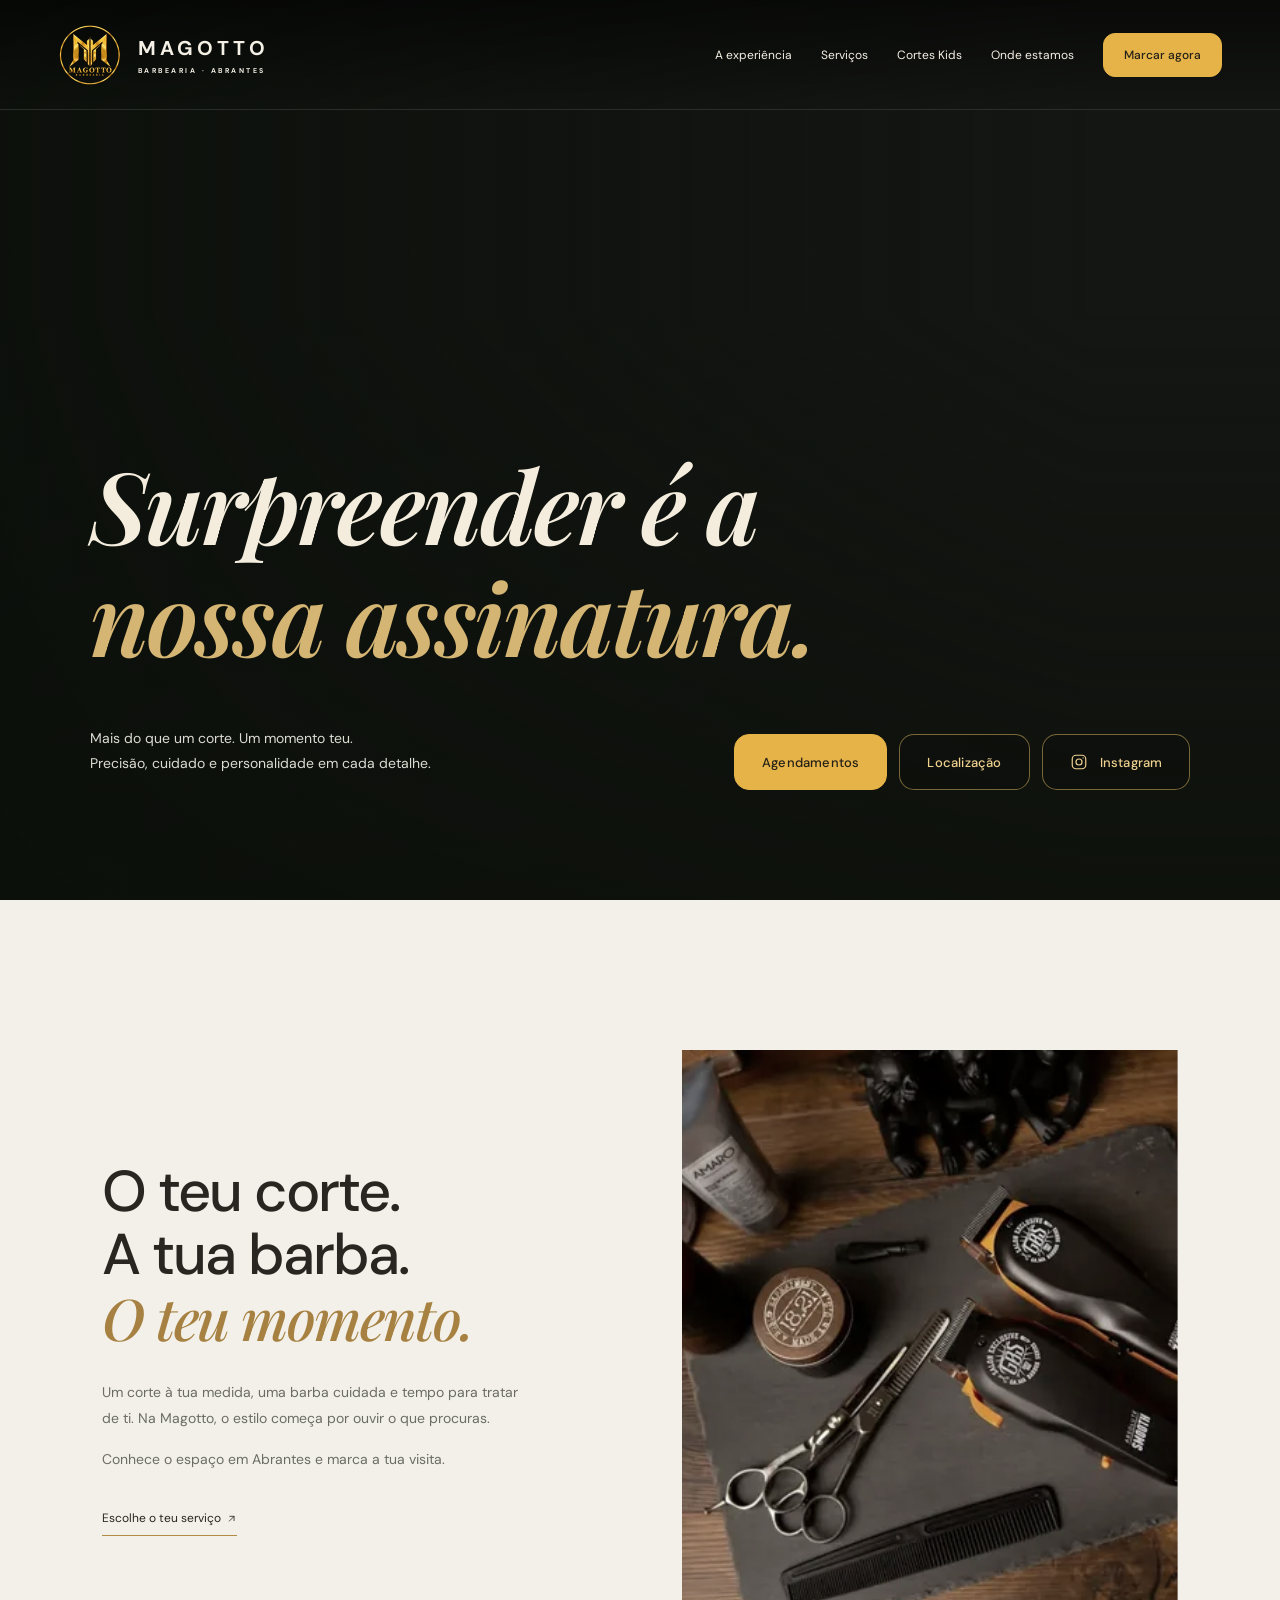
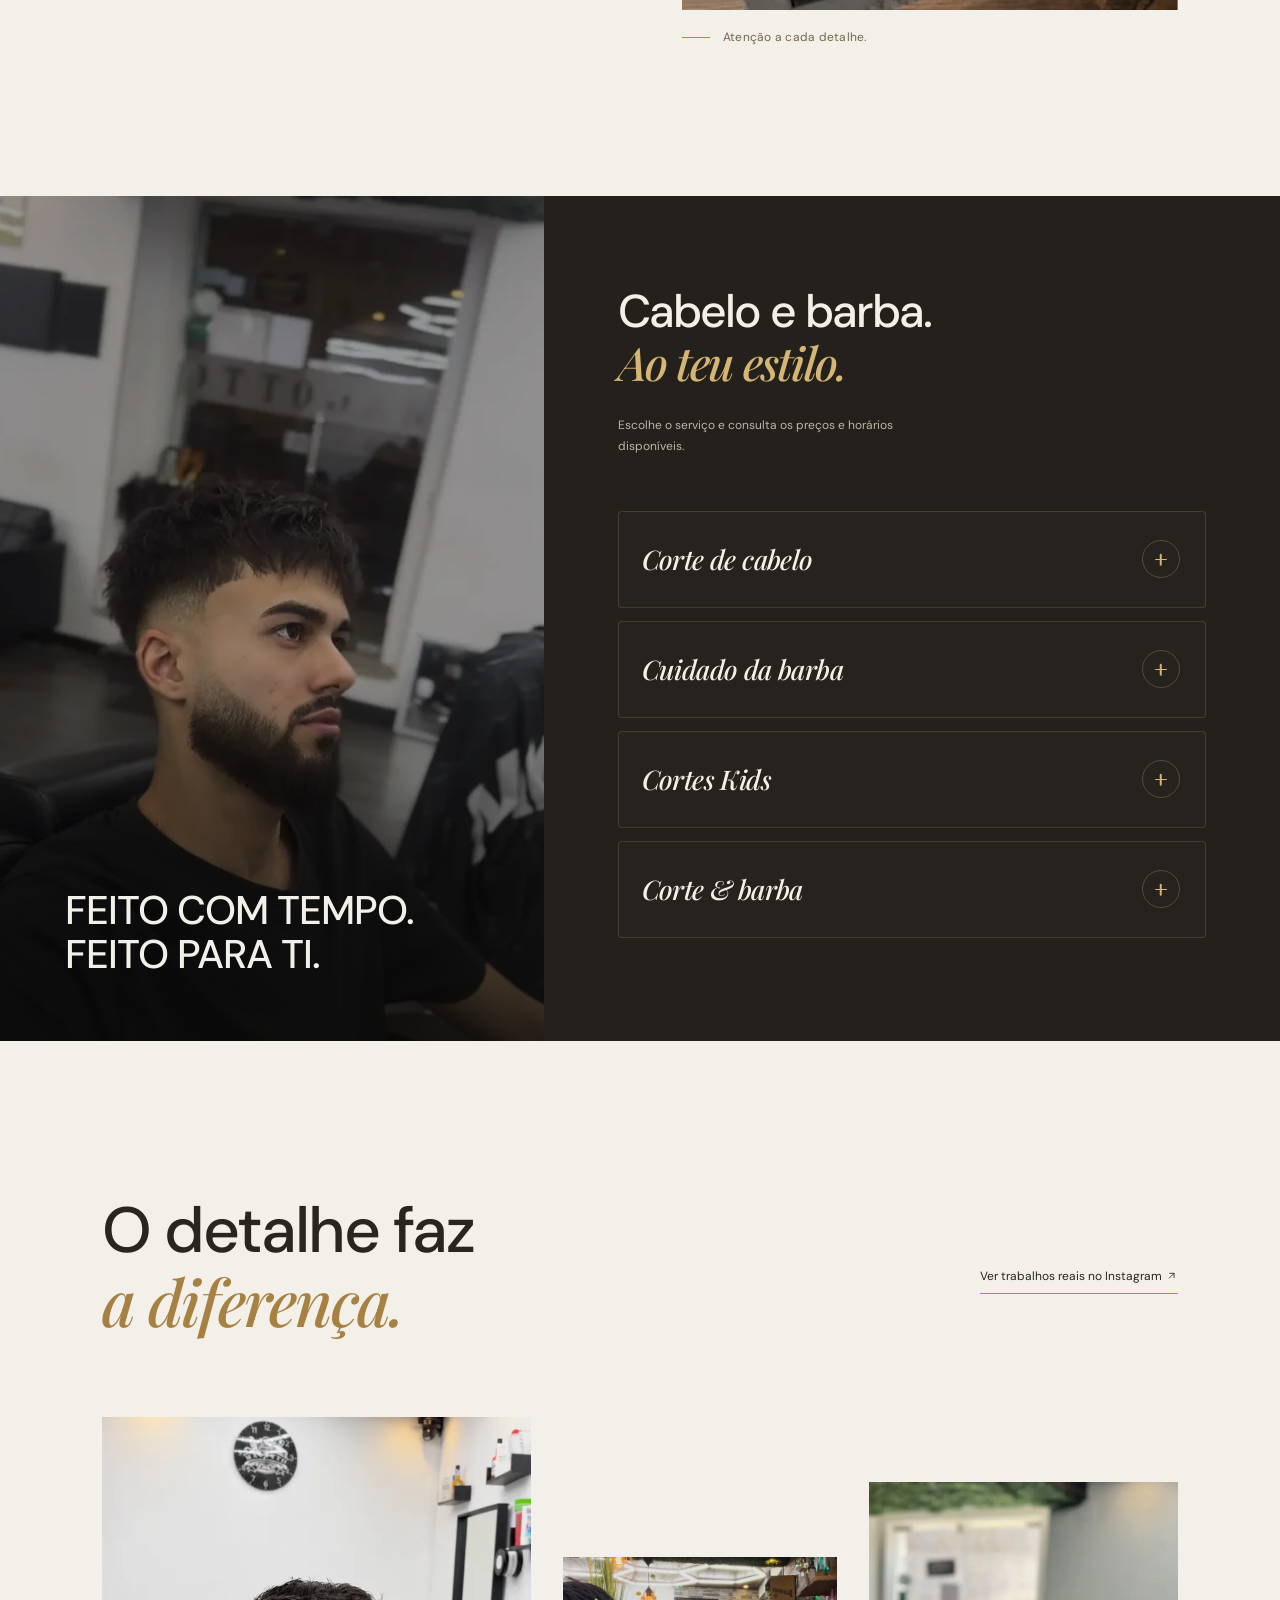
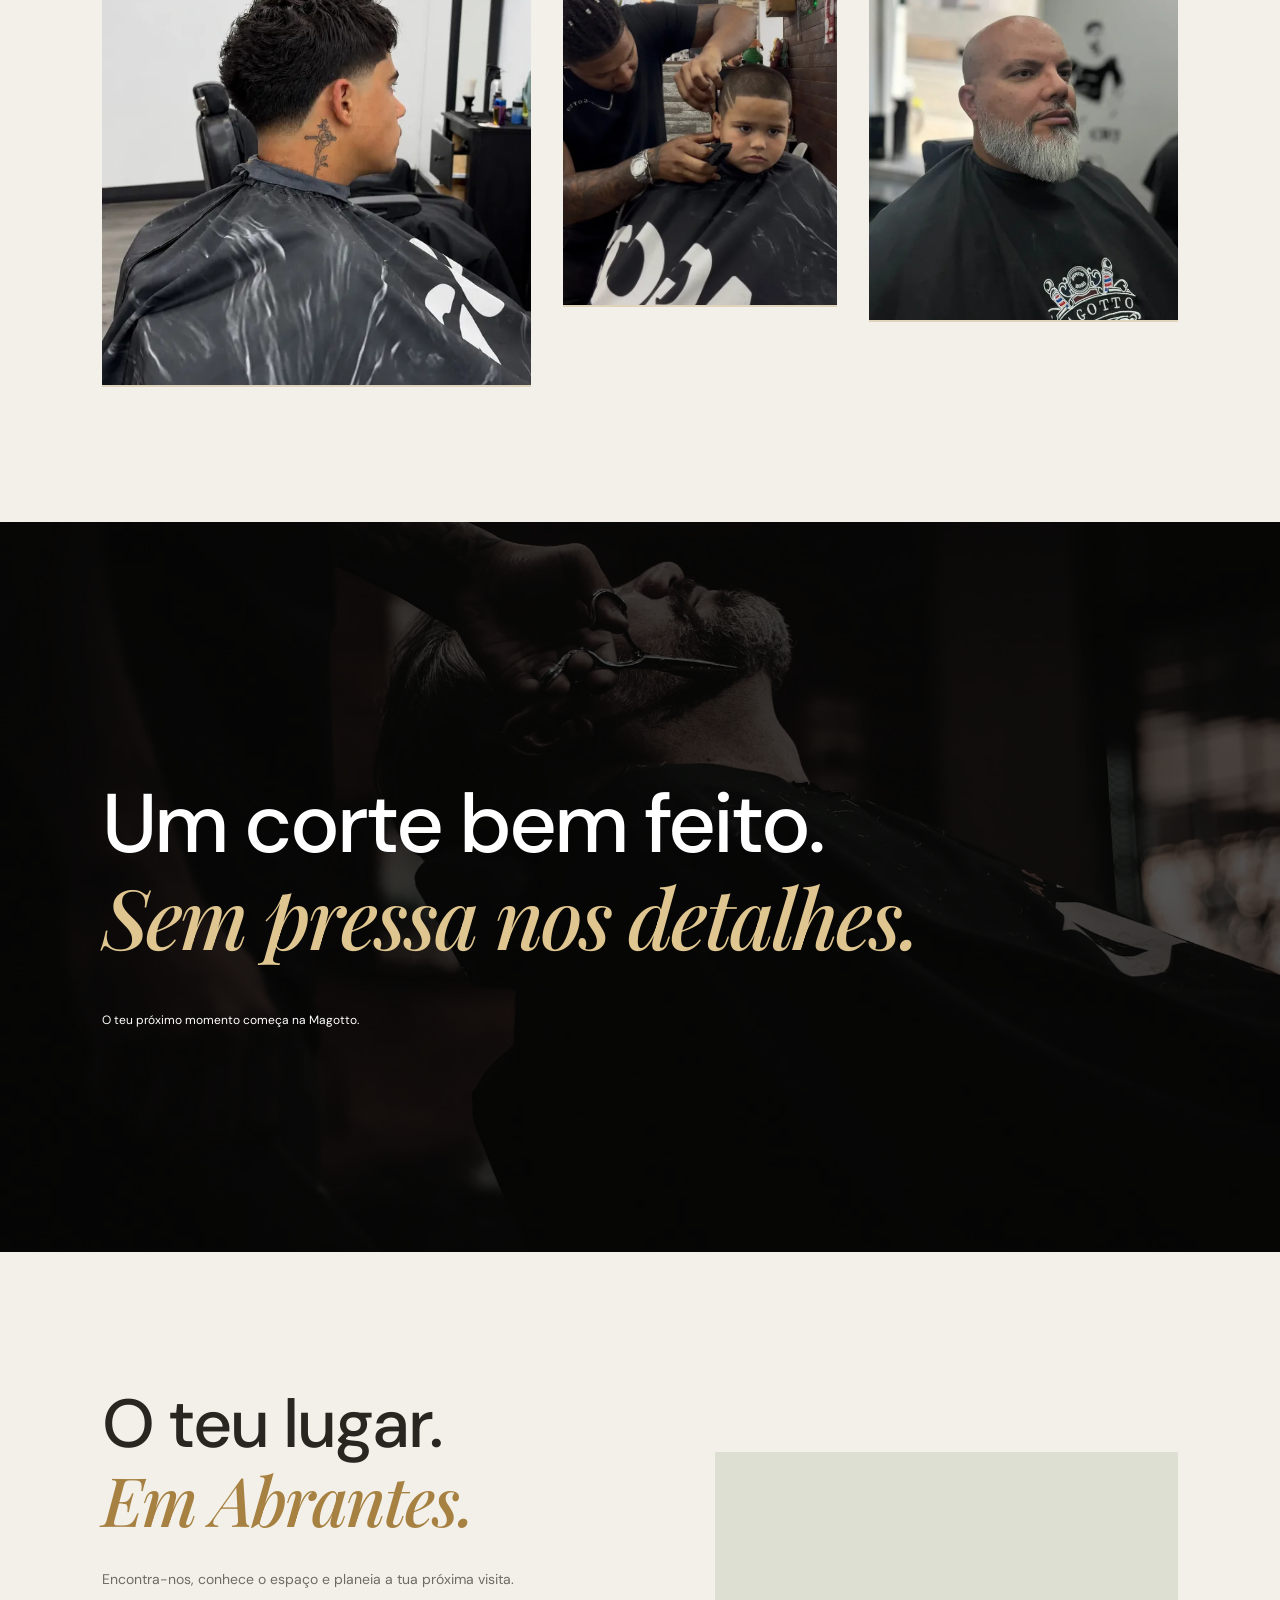
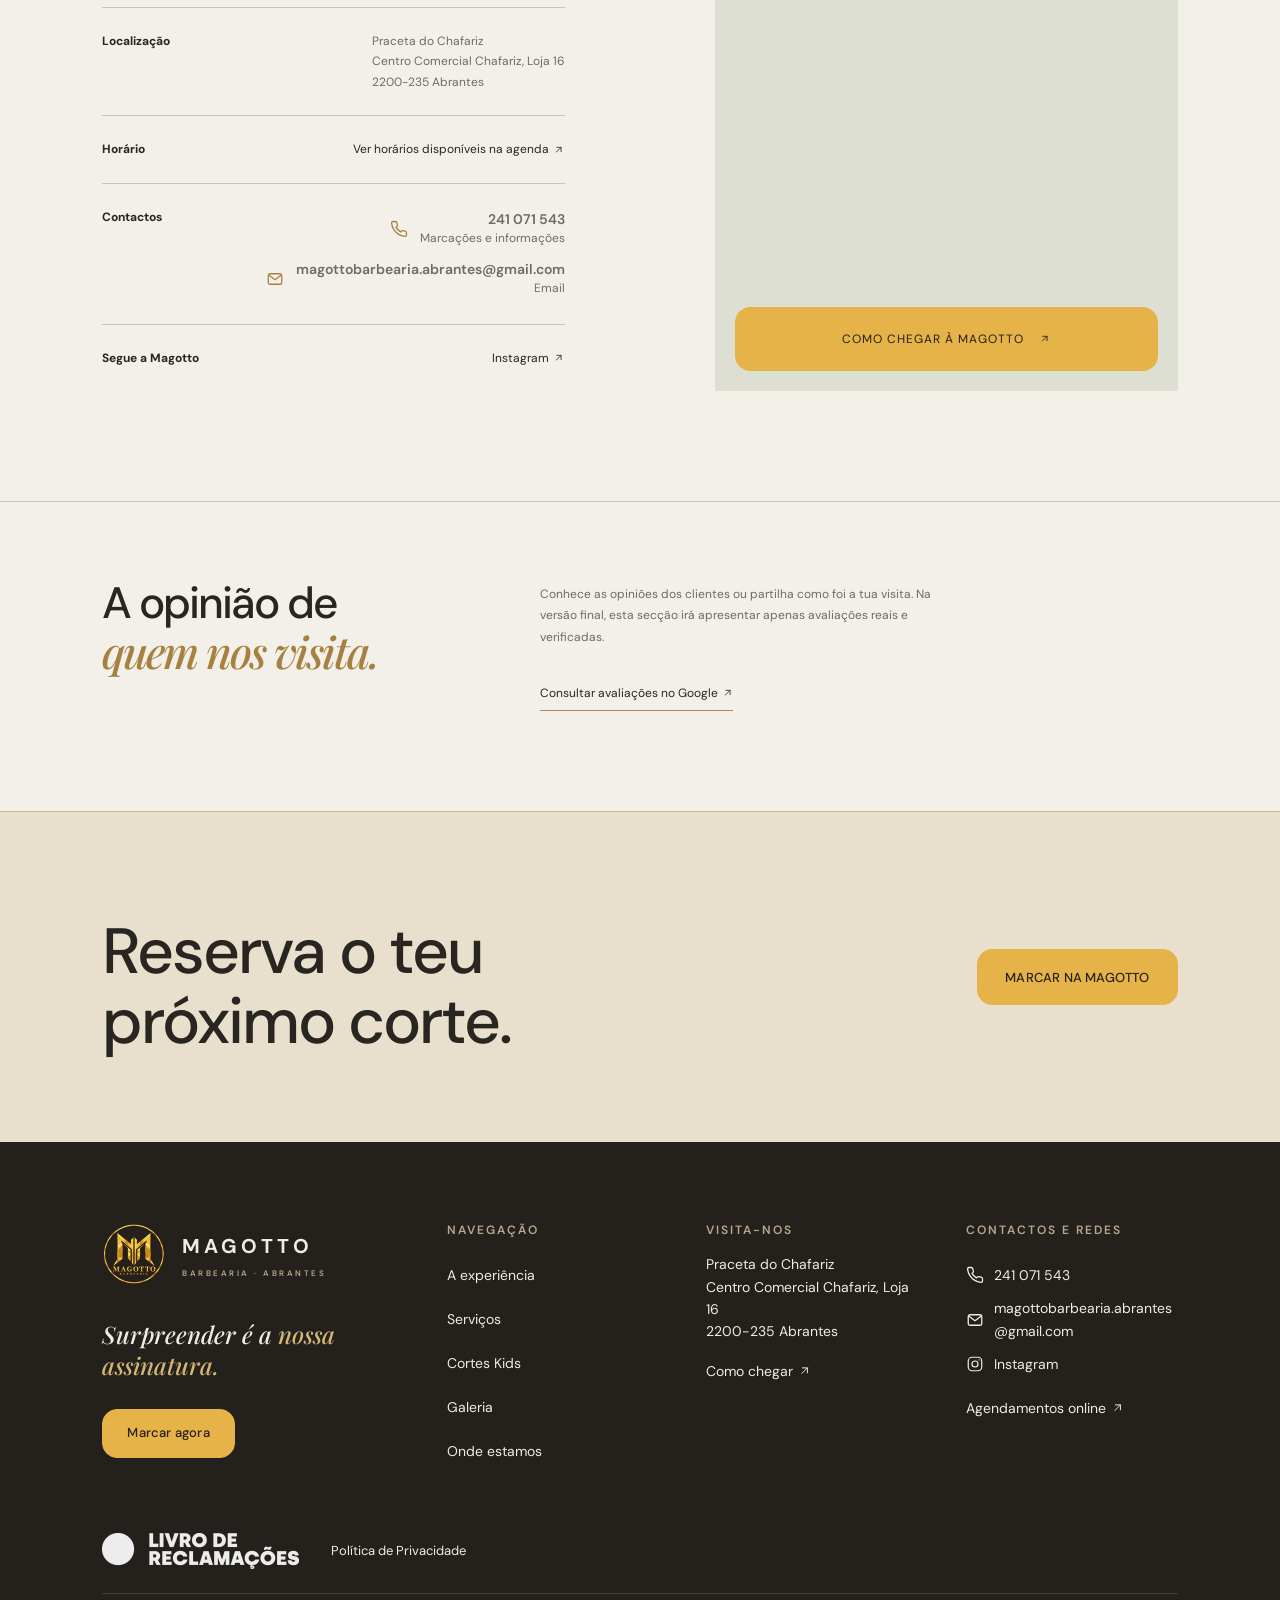
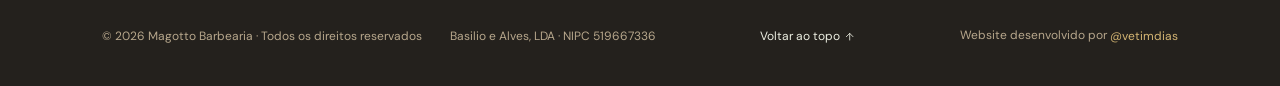
<file: index.html>
<!DOCTYPE html><html lang="pt-PT"><head><meta charset="UTF-8"><meta name="viewport" content="width=device-width, initial-scale=1, viewport-fit=cover"><meta name="theme-color" content="#24211d"><title>MAGOTTO — A arte de cuidar do teu estilo</title><meta name="description" content="Uma nova experiência digital para a Magotto Barbearia, Abrantes."><link rel="icon" href="favicon.ico" sizes="32x32"><link rel="icon" type="image/png" sizes="32x32" href="assets/favicon-32.png"><link rel="apple-touch-icon" sizes="180x180" href="assets/apple-touch-icon.png"><link rel="preload" as="image" media="(max-width:700px) and (orientation:portrait)" imagesrcset="assets/hero-retrato-600.webp 600w, assets/hero-retrato-900.webp 900w" imagesizes="100vw" fetchpriority="high"><link rel="preload" as="image" media="(min-width:701px), (orientation:landscape)" imagesrcset="assets/barbearia-interior-800.webp 800w, assets/barbearia-interior-1200.webp 1200w, assets/barbearia-interior.webp 2000w" imagesizes="100vw" fetchpriority="high"><link rel="preload" href="assets/fonts/dm-sans-normal-latin.woff2" as="font" type="font/woff2" crossorigin><link rel="preload" href="assets/fonts/playfair-display-italic-latin.woff2" as="font" type="font/woff2" crossorigin><script type="application/ld+json">{"@context": "https://schema.org", "@type": "BarberShop", "name": "Magotto Barbearia Abrantes", "legalName": "Basilio e Alves, LDA", "taxID": "519667336", "url": "./", "logo": "assets/magotto-logo-256.webp", "image": ["assets/corte-magotto.webp", "assets/magotto-logo-256.webp"], "telephone": "+351241071543", "email": "magottobarbearia.abrantes@gmail.com", "address": {"@type": "PostalAddress", "streetAddress": "Praceta do Chafariz, Centro Comercial Chafariz, Loja 16", "postalCode": "2200-235", "addressLocality": "Abrantes", "addressCountry": "PT"}, "geo": {"@type": "GeoCoordinates", "latitude": 39.462138, "longitude": -8.200504}, "hasMap": "https://www.google.com/maps/search/?api=1&query=39.462138,-8.200504", "sameAs": ["https://www.instagram.com/magottobarbearia.abrantes/"], "potentialAction": {"@type": "ReserveAction", "target": "https://magottobarbeariaabrantes.tuaagenda.app/"}}</script><link rel="stylesheet" href="css/style.css"><script src="js/main.js" defer></script></head><body>
<svg width="0" height="0" style="position:absolute" aria-hidden="true" focusable="false"><symbol id="i-arrow-up-right" viewBox="0 0 24 24" fill="none" stroke="currentColor" stroke-width="1.75" stroke-linecap="round" stroke-linejoin="round"><path d="M7 17 17 7M8 7h9v9"/></symbol><symbol id="i-arrow-up" viewBox="0 0 24 24" fill="none" stroke="currentColor" stroke-width="1.75" stroke-linecap="round" stroke-linejoin="round"><path d="M12 19V5M5 12l7-7 7 7"/></symbol><symbol id="i-arrow-left" viewBox="0 0 24 24" fill="none" stroke="currentColor" stroke-width="1.75" stroke-linecap="round" stroke-linejoin="round"><path d="M19 12H5M12 19l-7-7 7-7"/></symbol></svg>
<a class="skip-link" href="#conteudo">Saltar para o conteúdo</a>
<header><a class="logo brand" href="#" aria-label="Magotto Barbearia — início"><img width="64" height="64" src="assets/magotto-logo-128.webp" srcset="assets/magotto-logo-128.webp 1x, assets/magotto-logo-256.webp 2x" alt="Magotto Barbearia"><span>MAGOTTO<small>BARBEARIA · ABRANTES</small></span></a><nav aria-label="Principal"><a href="#experiencia">A experiência</a><a href="#servicos">Serviços</a><a href="#cortes-kids" class="kids-nav">Cortes Kids</a><a href="#visita">Onde estamos</a><a class="btn outline" href="https://magottobarbeariaabrantes.tuaagenda.app/" target="_blank" rel="noopener"><span class="button-label">Marcar agora</span></a><button type="button" class="menu-toggle" aria-expanded="false" aria-controls="menu-movel" aria-label="Abrir menu"><span class="menu-icon" aria-hidden="true"></span></button></nav><div class="mobile-menu" id="menu-movel" hidden><div class="mobile-menu-inner"><ul class="mobile-menu-links"><li style="--i:0"><a href="#experiencia">A experiência</a></li><li style="--i:1"><a href="#servicos">Serviços</a></li><li style="--i:2"><a href="#cortes-kids">Cortes Kids</a></li><li style="--i:3"><a href="#galeria">Galeria</a></li><li style="--i:4"><a href="#visita">Onde estamos</a></li></ul><div class="mobile-menu-footer"><a class="btn mobile-menu-cta" href="https://magottobarbeariaabrantes.tuaagenda.app/" target="_blank" rel="noopener"><span class="button-label">Marcar agora</span></a><div class="mobile-menu-contacts"><a href="tel:+351241071543"><svg viewBox="0 0 24 24" width="18" height="18" fill="none" stroke="currentColor" stroke-width="1.7" stroke-linecap="round" stroke-linejoin="round" aria-hidden="true"><path d="M22 16.9v3a2 2 0 0 1-2.2 2 19.8 19.8 0 0 1-8.6-3.1 19.5 19.5 0 0 1-6-6A19.8 19.8 0 0 1 2.1 4.2 2 2 0 0 1 4.1 2h3a2 2 0 0 1 2 1.7c.1 1 .4 1.9.7 2.8a2 2 0 0 1-.5 2.1L8 9.9a16 16 0 0 0 6 6l1.3-1.3a2 2 0 0 1 2.1-.4c.9.3 1.8.6 2.8.7a2 2 0 0 1 1.7 2z"/></svg>Ligar 241 071 543</a><a href="https://www.instagram.com/magottobarbearia.abrantes/" target="_blank" rel="noopener"><svg viewBox="0 0 24 24" width="18" height="18" fill="none" stroke="currentColor" stroke-width="1.6" aria-hidden="true"><rect x="3" y="3" width="18" height="18" rx="5"/><circle cx="12" cy="12" r="4"/><circle cx="17.5" cy="6.5" r=".8" fill="currentColor" stroke="none"/></svg>Instagram</a></div></div></div></div></header>
<main id="conteudo" tabindex="-1"><div class="hero"><picture><source media="(max-width:700px) and (orientation:portrait)" srcset="assets/hero-retrato-600.webp 600w, assets/hero-retrato-900.webp 900w" sizes="100vw" width="900" height="1333"><img class="hero-img" id="hero-image" fetchpriority="high" decoding="async" width="2000" height="1333" src="assets/barbearia-interior.webp" srcset="assets/barbearia-interior-800.webp 800w, assets/barbearia-interior-1200.webp 1200w, assets/barbearia-interior.webp 2000w" sizes="100vw" alt="Barbeiro a aparar com tesoura a barba de um cliente reclinado na cadeira"></picture><div class="hero-content"><h1 class="brand-slogan">Surpreender é a<br><em>nossa assinatura.</em></h1><div class="hero-bottom"><p>Mais do que um corte. Um momento teu.<br> Precisão, cuidado e personalidade em cada detalhe.</p><div class="hero-actions"><a class="btn" href="https://magottobarbeariaabrantes.tuaagenda.app/" target="_blank" rel="noopener"><span class="button-label">Agendamentos</span></a><a class="btn btn-secondary" href="#visita"><span class="button-label">Localização</span></a><a class="btn btn-secondary instagram-action" href="https://www.instagram.com/magottobarbearia.abrantes/" target="_blank" rel="noopener"><svg viewBox="0 0 24 24" width="18" height="18" fill="none" stroke="currentColor" stroke-width="1.6" aria-hidden="true"><rect x="3" y="3" width="18" height="18" rx="5"/><circle cx="12" cy="12" r="4"/><circle cx="17.5" cy="6.5" r=".8" fill="currentColor" stroke="none"/></svg><span class="button-label">Instagram</span></a></div></div></div></div>

<section class="intro" id="experiencia"><div class="reveal"><h2>O teu corte.<br>A tua barba.<br><em>O teu momento.</em></h2><p class="copy">Um corte à tua medida, uma barba cuidada e tempo para tratar de ti. Na Magotto, o estilo começa por ouvir o que procuras.</p><p class="copy">Conhece o espaço em Abrantes e marca a tua visita.</p><a class="text-link" href="#servicos">Escolhe o teu serviço<svg class="icon" aria-hidden="true"><use href="#i-arrow-up-right"/></svg></a></div><div class="intro-image reveal"><img width="1200" height="800" loading="lazy" decoding="async" src="assets/tecnica-corte.webp" srcset="assets/tecnica-corte-600.webp 600w, assets/tecnica-corte-900.webp 900w, assets/tecnica-corte.webp 1200w" sizes="(max-width:700px) calc(100vw - 40px), 45vw" alt="Máquinas de corte, tesouras, pente e produtos de styling sobre uma base de ardósia"><div class="photo-caption"><span class="caption-line" aria-hidden="true"></span><span>Atenção a cada detalhe.</span></div></div></section>
<section class="services" id="servicos"><div class="services-layout"><div class="service-visual"><img width="1131" height="1600" loading="lazy" decoding="async" src="assets/corte-barba-magotto.webp" srcset="assets/corte-barba-magotto-600.webp 600w, assets/corte-barba-magotto-900.webp 900w, assets/corte-barba-magotto.webp 1131w" sizes="(max-width:700px) calc(100vw - 40px), 43vw" alt="Corte com franja texturizada e barba definida na Magotto Barbearia"><span>FEITO COM TEMPO.<br>FEITO PARA TI.</span></div><div class="services-content"><div class="section-top reveal"><div><h2>Cabelo e barba.<br><em>Ao teu estilo.</em></h2></div><p>Escolhe o serviço e consulta os preços e horários disponíveis.</p></div><div class="service"><button type="button" id="servico-corte-btn" aria-expanded="false" aria-controls="servico-corte"><strong>Corte de cabelo</strong><span>ESTILO & PRECISÃO</span><b aria-hidden="true"></b></button><div class="service-detail" id="servico-corte" role="region" aria-labelledby="servico-corte-btn"><div class="service-detail-inner">Um corte pensado para a tua identidade. Consulta os estilos, a disponibilidade e o preço atual junto da Magotto.<br><a class="text-link service-cta" href="https://magottobarbeariaabrantes.tuaagenda.app/" target="_blank" rel="noopener">Consultar e marcar<svg class="icon" aria-hidden="true"><use href="#i-arrow-up-right"/></svg></a></div></div></div><div class="service"><button type="button" id="servico-barba-btn" aria-expanded="false" aria-controls="servico-barba"><strong>Cuidado da barba</strong><span>DEFINIÇÃO & CUIDADO</span><b aria-hidden="true"></b></button><div class="service-detail" id="servico-barba" role="region" aria-labelledby="servico-barba-btn"><div class="service-detail-inner">Forma, definição e atenção ao acabamento. Confirma as opções de barba disponíveis no canal oficial.<br><a class="text-link service-cta" href="https://magottobarbeariaabrantes.tuaagenda.app/" target="_blank" rel="noopener">Consultar e marcar<svg class="icon" aria-hidden="true"><use href="#i-arrow-up-right"/></svg></a></div></div></div><div class="service" id="cortes-kids"><button type="button" id="servico-kids-btn" aria-expanded="false" aria-controls="kids-details"><strong>Cortes Kids</strong><span>CORTE INFANTIL</span><b aria-hidden="true"></b></button><div class="service-detail" id="kids-details" role="region" aria-labelledby="servico-kids-btn"><div class="service-detail-inner">Cortes de cabelo para os mais pequenos, com atenção ao estilo e ao conforto de cada criança. Consulta os preços e os horários disponíveis na nossa página de agendamentos.<br><a class="text-link service-cta" href="https://magottobarbeariaabrantes.tuaagenda.app/" target="_blank" rel="noopener">Agendar corte infantil<svg class="icon" aria-hidden="true"><use href="#i-arrow-up-right"/></svg></a></div></div></div><div class="service"><button type="button" id="servico-corte-barba-btn" aria-expanded="false" aria-controls="servico-corte-barba"><strong>Corte & barba</strong><span>A EXPERIÊNCIA COMPLETA</span><b aria-hidden="true"></b></button><div class="service-detail" id="servico-corte-barba" role="region" aria-labelledby="servico-corte-barba-btn"><div class="service-detail-inner">Uma proposta de cuidado completo para cabelo e barba. Serviços sujeitos à confirmação pela barbearia.<br><a class="text-link service-cta" href="https://magottobarbeariaabrantes.tuaagenda.app/" target="_blank" rel="noopener">Consultar e marcar<svg class="icon" aria-hidden="true"><use href="#i-arrow-up-right"/></svg></a></div></div></div></div></div></section>
<section class="work" id="galeria"><div class="section-top reveal"><div><h2>O detalhe faz<br><em>a diferença.</em></h2></div><a class="text-link" href="https://www.instagram.com/magottobarbearia.abrantes/" target="_blank" rel="noopener">Ver trabalhos reais no Instagram<svg class="icon" aria-hidden="true"><use href="#i-arrow-up-right"/></svg></a></div><div class="gallery" tabindex="0" role="region" aria-label="Galeria de trabalhos (desliza para ver mais)"><figure class="reveal"><div><img width="941" height="1672" class="magotto-real-cut" loading="lazy" decoding="async" src="assets/corte-magotto.webp" srcset="assets/corte-magotto-600.webp 600w, assets/corte-magotto.webp 941w" sizes="(max-width:700px) 82vw, 36vw" alt="Corte com degradê e cabelo ondulado na Magotto Barbearia"></div></figure><figure class="reveal"><div><img width="1074" height="1600" class="magotto-real-kids" loading="lazy" decoding="async" src="assets/corte-kids-magotto.webp" srcset="assets/corte-kids-magotto-600.webp 600w, assets/corte-kids-magotto-900.webp 900w, assets/corte-kids-magotto.webp 1074w" sizes="(max-width:700px) 82vw, 24vw" alt="Corte infantil com riscos na Magotto Barbearia"></div></figure><figure class="reveal"><div><img width="1200" height="1600" class="magotto-real-beard" loading="lazy" decoding="async" src="assets/barba-magotto.webp" srcset="assets/barba-magotto-600.webp 600w, assets/barba-magotto-900.webp 900w, assets/barba-magotto.webp 1200w" sizes="(max-width:700px) 82vw, 26vw" alt="Barba grisalha aparada e definida na Magotto Barbearia"></div></figure></div><div class="gallery-status"><span class="gallery-dots" aria-hidden="true"><i class="is-active"></i><i></i><i></i></span><p class="gallery-count" aria-live="polite">1 / 3</p></div></section>
<section class="manifesto"><div class="manifesto-photo"><img width="2000" height="1333" loading="lazy" decoding="async" src="assets/barbearia-interior.webp" srcset="assets/barbearia-interior-800.webp 800w, assets/barbearia-interior-1200.webp 1200w, assets/barbearia-interior.webp 2000w" sizes="100vw" alt=""></div><div class="manifesto-content"><h2 class="reveal">Um corte bem feito.<br><em>Sem pressa nos detalhes.</em></h2><p class="reveal">O teu próximo momento começa na Magotto.</p></div></section>
<section class="visit" id="visita"><div class="reveal"><h2>O teu lugar.<br><em>Em Abrantes.</em></h2><p class="copy">Encontra-nos, conhece o espaço e planeia a tua próxima visita.</p><div class="info-line"><strong>Localização</strong><span>Praceta do Chafariz<br>Centro Comercial Chafariz, Loja 16<br>2200-235 Abrantes</span></div><div class="info-line"><strong>Horário</strong><a class="info-action info-action-primary" href="https://magottobarbeariaabrantes.tuaagenda.app/" target="_blank" rel="noopener">Ver horários disponíveis na agenda<svg class="icon" aria-hidden="true"><use href="#i-arrow-up-right"/></svg></a></div><div class="info-line"><strong>Contactos</strong><div class="contact-actions"><a class="contact-card" href="tel:+351241071543"><svg viewBox="0 0 24 24" width="18" height="18" fill="none" stroke="currentColor" stroke-width="1.7" stroke-linecap="round" stroke-linejoin="round" aria-hidden="true"><path d="M22 16.9v3a2 2 0 0 1-2.2 2 19.8 19.8 0 0 1-8.6-3.1 19.5 19.5 0 0 1-6-6A19.8 19.8 0 0 1 2.1 4.2 2 2 0 0 1 4.1 2h3a2 2 0 0 1 2 1.7c.1 1 .4 1.9.7 2.8a2 2 0 0 1-.5 2.1L8 9.9a16 16 0 0 0 6 6l1.3-1.3a2 2 0 0 1 2.1-.4c.9.3 1.8.6 2.8.7a2 2 0 0 1 1.7 2z"/></svg><span><span class="contact-value">241 071 543</span><span class="contact-hint">Marcações e informações</span></span></a><a class="contact-card" href="mailto:magottobarbearia.abrantes@gmail.com"><svg viewBox="0 0 24 24" width="18" height="18" fill="none" stroke="currentColor" stroke-width="1.7" stroke-linecap="round" stroke-linejoin="round" aria-hidden="true"><rect x="3" y="5" width="18" height="14" rx="2.5"/><path d="m4 7 8 6 8-6"/></svg><span><span class="contact-value contact-mail">magottobarbearia.abrantes<wbr>@gmail.com</span><span class="contact-hint">Email</span></span></a></div></div><div class="info-line"><strong>Segue a Magotto</strong><a class="info-action" href="https://www.instagram.com/magottobarbearia.abrantes/" target="_blank" rel="noopener">Instagram<svg class="icon" aria-hidden="true"><use href="#i-arrow-up-right"/></svg></a></div></div><div class="map reveal"><iframe src="https://maps.google.com/maps?q=39.462138,-8.200504&amp;z=18&amp;output=embed" title="Localização da Magotto Barbearia — Centro Comercial Chafariz, Loja 16, Abrantes" loading="lazy" referrerpolicy="no-referrer-when-downgrade" allowfullscreen></iframe><a class="map-tag location-action" href="https://www.google.com/maps/dir/?api=1&amp;destination=39.462138%2C-8.200504" target="_blank" rel="noopener"><span>COMO CHEGAR À MAGOTTO</span><svg class="icon" aria-hidden="true"><use href="#i-arrow-up-right"/></svg></a></div></section>
<section class="reviews"><div class="reveal"><h2>A opinião de<br><em>quem nos visita.</em></h2></div><div class="reveal"><p>Conhece as opiniões dos clientes ou partilha como foi a tua visita. Na versão final, esta secção irá apresentar apenas avaliações reais e verificadas.</p><a class="text-link" href="https://www.google.com/maps/search/Magotto+Barbearia+Abrantes" target="_blank" rel="noopener">Consultar avaliações no Google<svg class="icon" aria-hidden="true"><use href="#i-arrow-up-right"/></svg></a></div></section>
<div class="cta"><div><h2>Reserva o teu<br>próximo corte.</h2></div><a class="btn" href="https://magottobarbeariaabrantes.tuaagenda.app/" target="_blank" rel="noopener"><span class="button-label">MARCAR NA MAGOTTO</span></a></div></main>
<footer class="site-footer">
<div class="footer-grid">
<div class="footer-col footer-col-brand"><a class="footer-brand" href="#" aria-label="Magotto Barbearia — voltar ao início"><img width="64" height="64" src="assets/magotto-logo-128.webp" srcset="assets/magotto-logo-128.webp 1x, assets/magotto-logo-256.webp 2x" alt="" loading="lazy" decoding="async"><span>MAGOTTO<small>BARBEARIA · ABRANTES</small></span></a><p class="footer-slogan">Surpreender é a <em>nossa assinatura.</em></p><a class="btn footer-cta" href="https://magottobarbeariaabrantes.tuaagenda.app/" target="_blank" rel="noopener"><span class="button-label">Marcar agora</span></a></div>
<nav class="footer-col" aria-label="Rodapé"><h2 class="footer-title">Navegação</h2><ul class="footer-links"><li><a href="#experiencia">A experiência</a></li><li><a href="#servicos">Serviços</a></li><li><a href="#cortes-kids">Cortes Kids</a></li><li><a href="#galeria">Galeria</a></li><li><a href="#visita">Onde estamos</a></li></ul></nav>
<div class="footer-col"><h2 class="footer-title">Visita-nos</h2><address><p>Praceta do Chafariz<br>Centro Comercial Chafariz, Loja 16<br>2200-235 Abrantes</p><ul class="footer-links"><li><a href="https://www.google.com/maps/dir/?api=1&amp;destination=39.462138,-8.200504" target="_blank" rel="noopener">Como chegar<svg class="icon" aria-hidden="true"><use href="#i-arrow-up-right"/></svg></a></li></ul></address></div>
<div class="footer-col"><h2 class="footer-title">Contactos e redes</h2><ul class="footer-links"><li><a href="tel:+351241071543"><svg viewBox="0 0 24 24" width="18" height="18" fill="none" stroke="currentColor" stroke-width="1.7" stroke-linecap="round" stroke-linejoin="round" aria-hidden="true"><path d="M22 16.9v3a2 2 0 0 1-2.2 2 19.8 19.8 0 0 1-8.6-3.1 19.5 19.5 0 0 1-6-6A19.8 19.8 0 0 1 2.1 4.2 2 2 0 0 1 4.1 2h3a2 2 0 0 1 2 1.7c.1 1 .4 1.9.7 2.8a2 2 0 0 1-.5 2.1L8 9.9a16 16 0 0 0 6 6l1.3-1.3a2 2 0 0 1 2.1-.4c.9.3 1.8.6 2.8.7a2 2 0 0 1 1.7 2z"/></svg>241 071 543</a></li><li><a href="mailto:magottobarbearia.abrantes@gmail.com" class="footer-mail"><svg viewBox="0 0 24 24" width="18" height="18" fill="none" stroke="currentColor" stroke-width="1.7" stroke-linecap="round" stroke-linejoin="round" aria-hidden="true"><rect x="3" y="5" width="18" height="14" rx="2.5"/><path d="m4 7 8 6 8-6"/></svg><span>magottobarbearia.abrantes<wbr>@gmail.com</span></a></li><li><a href="https://www.instagram.com/magottobarbearia.abrantes/" target="_blank" rel="noopener"><svg viewBox="0 0 24 24" width="18" height="18" fill="none" stroke="currentColor" stroke-width="1.6" aria-hidden="true"><rect x="3" y="3" width="18" height="18" rx="5"/><circle cx="12" cy="12" r="4"/><circle cx="17.5" cy="6.5" r=".8" fill="currentColor" stroke="none"/></svg>Instagram</a></li><li><a href="https://magottobarbeariaabrantes.tuaagenda.app/" target="_blank" rel="noopener">Agendamentos online<svg class="icon" aria-hidden="true"><use href="#i-arrow-up-right"/></svg></a></li></ul></div>
</div>
<div class="footer-legal"><a class="lre-link" href="https://www.livroreclamacoes.pt/" target="_blank" rel="noopener"><img width="197" height="36" src="assets/livro-reclamacoes.png" alt="Livro de Reclamações Eletrónico" loading="lazy" decoding="async"></a><a class="legal-text" href="privacidade.html">Política de Privacidade</a></div><div class="footer-bottom"><p>©&#xFE0E; <span id="footer-year">2026</span> Magotto Barbearia · Todos os direitos reservados</p><p class="footer-legal-id">Basilio e Alves, LDA · NIPC 519667336</p><a class="footer-top-link" href="#">Voltar ao topo<svg class="icon" aria-hidden="true"><use href="#i-arrow-up"/></svg></a><p class="footer-credit">Website desenvolvido por <a href="https://www.instagram.com/vetimdias/" target="_blank" rel="noopener">@vetimdias</a></p></div>
</footer>
<a class="book-float" href="https://magottobarbeariaabrantes.tuaagenda.app/" target="_blank" rel="noopener" aria-label="Marcar na Magotto Barbearia"><span class="book-float-label" aria-hidden="true">Marcar</span><span class="book-float-icon"><img src="assets/magotto-logo-128.webp" srcset="assets/magotto-logo-128.webp 1x, assets/magotto-logo-256.webp 2x" width="42" height="42" alt="" decoding="async"></span></a>
</body></html>
</file>
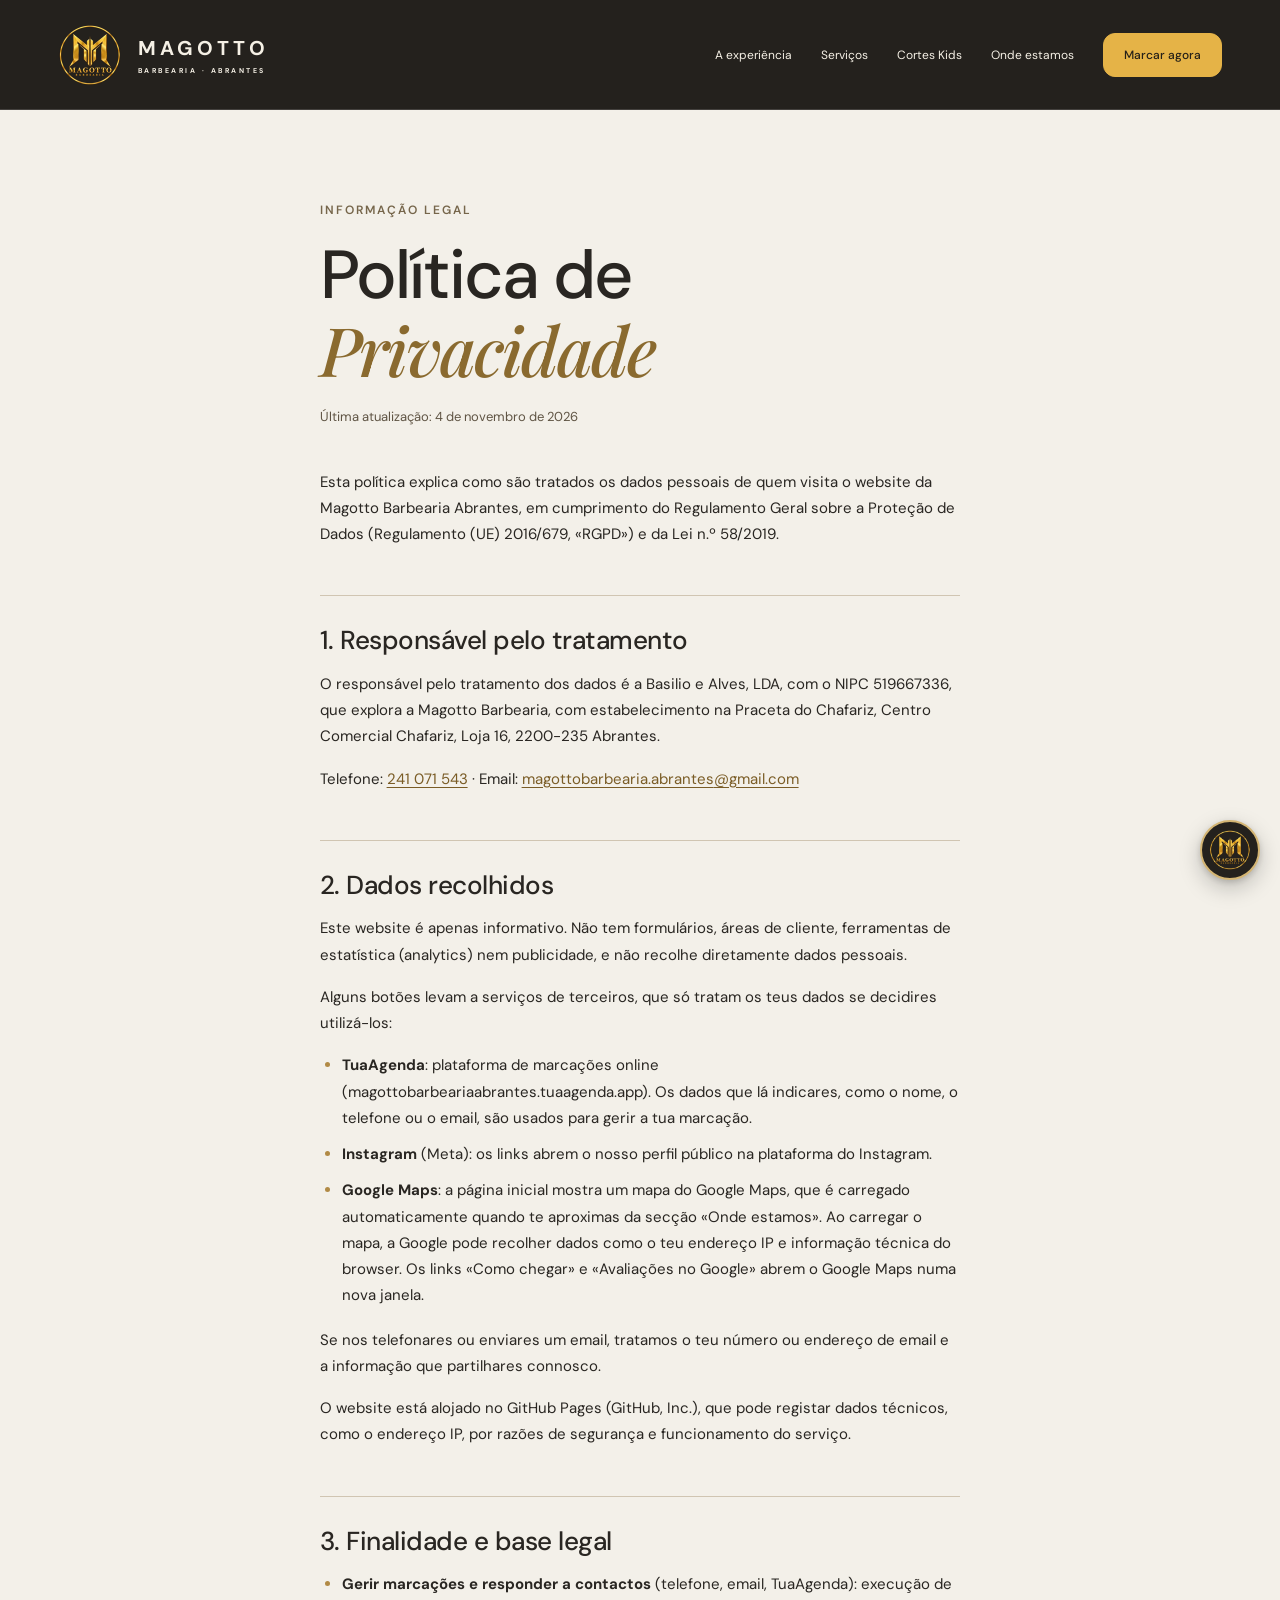
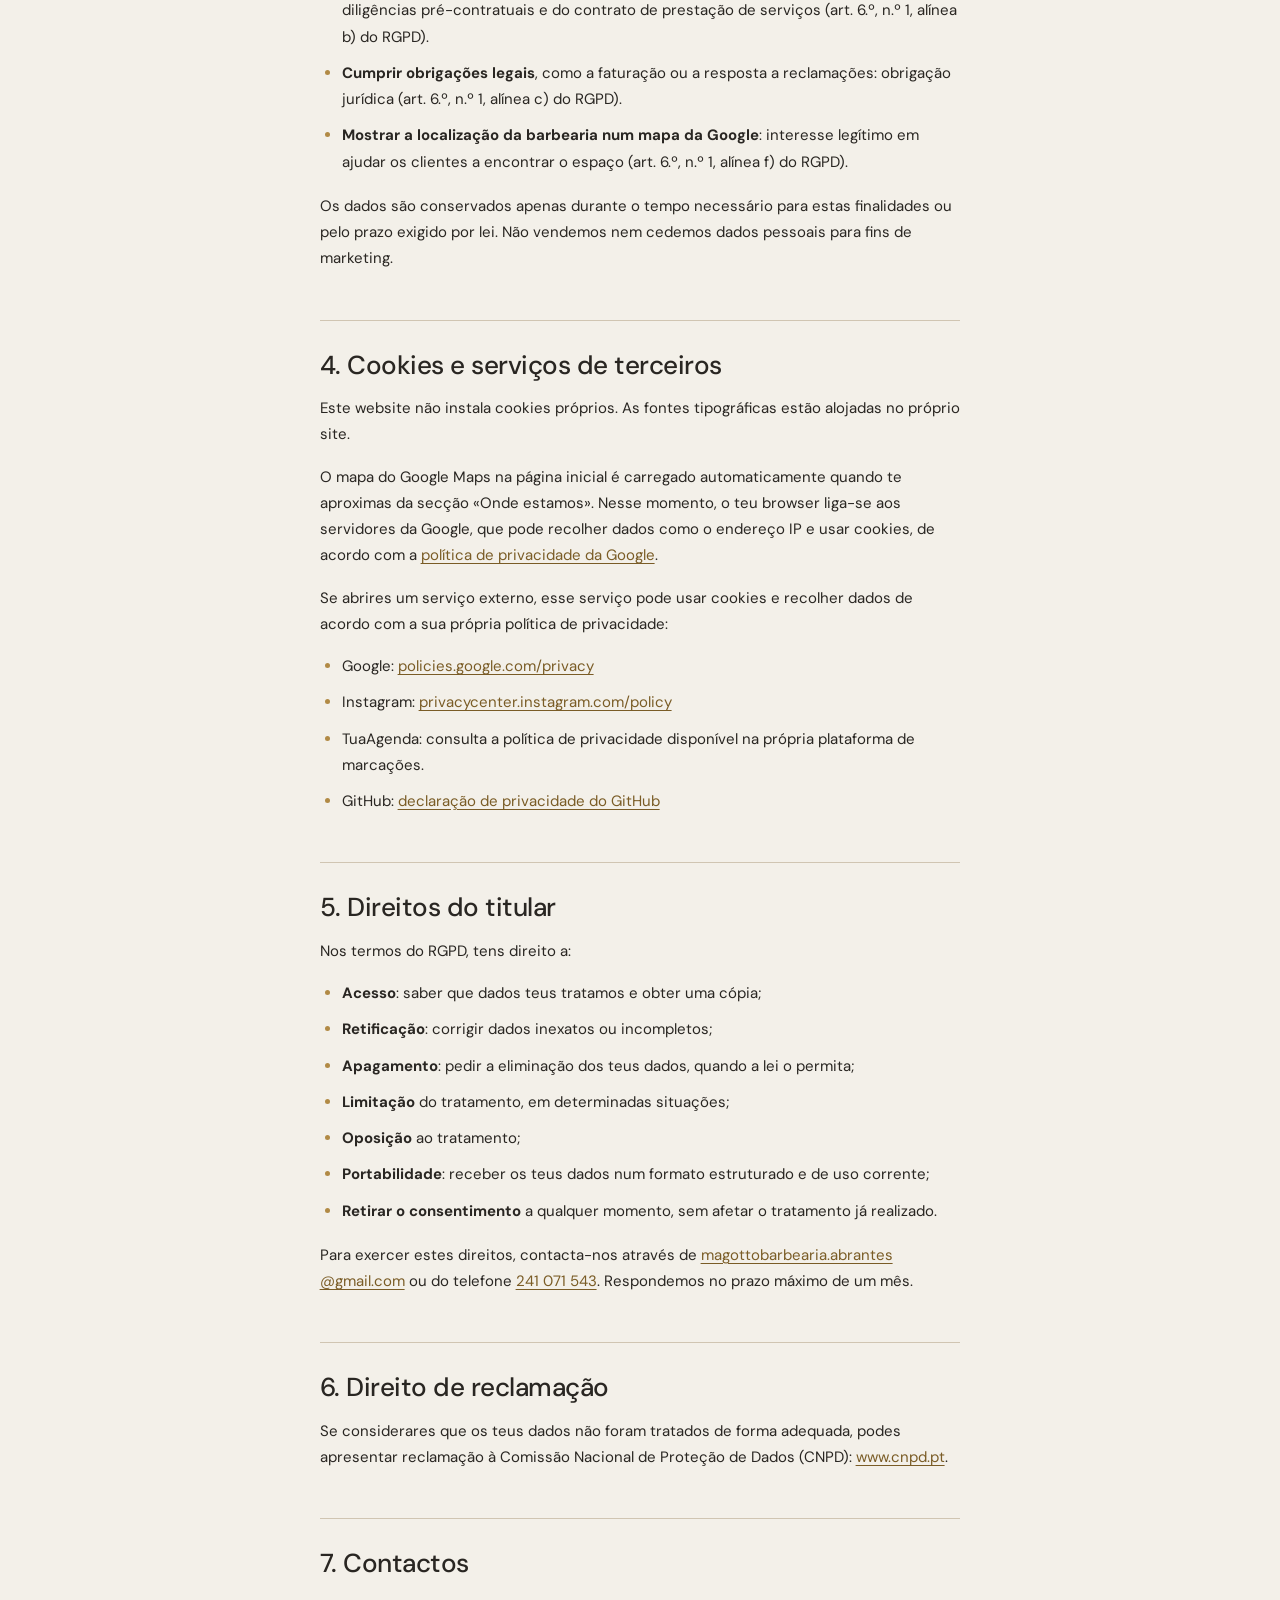
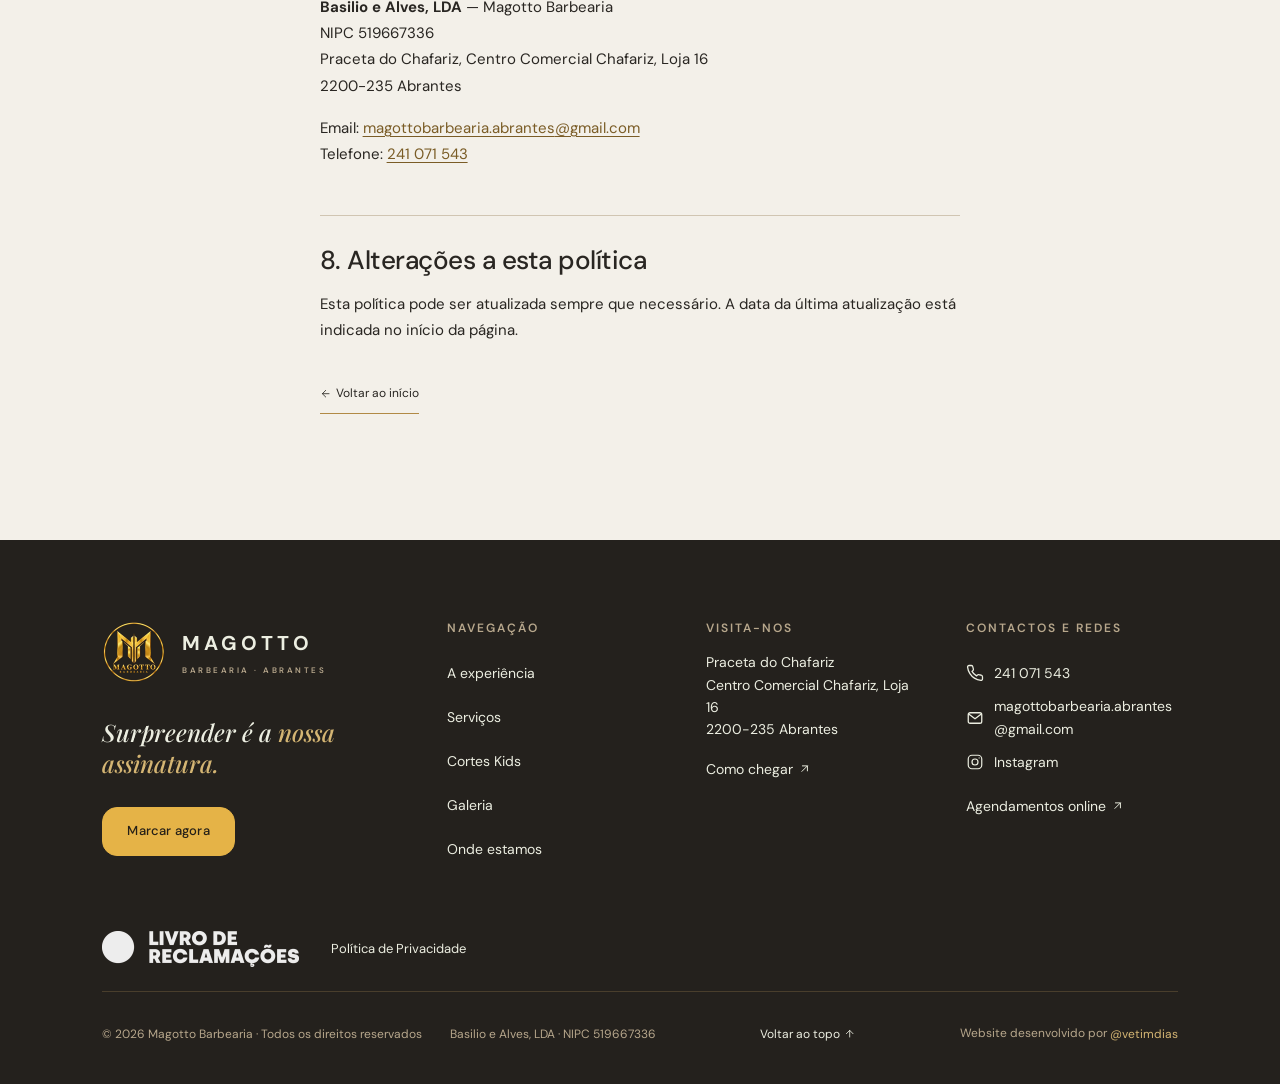
<file: privacidade.html>
<!DOCTYPE html><html lang="pt-PT"><head><meta charset="UTF-8"><meta name="viewport" content="width=device-width, initial-scale=1, viewport-fit=cover"><meta name="theme-color" content="#24211d"><title>Política de Privacidade — Magotto Barbearia Abrantes</title><meta name="description" content="Política de privacidade do website da Magotto Barbearia Abrantes: dados tratados, serviços de terceiros e direitos do titular."><link rel="icon" href="favicon.ico" sizes="32x32"><link rel="icon" type="image/png" sizes="32x32" href="assets/favicon-32.png"><link rel="apple-touch-icon" sizes="180x180" href="assets/apple-touch-icon.png"><link rel="preload" href="assets/fonts/dm-sans-normal-latin.woff2" as="font" type="font/woff2" crossorigin><link rel="preload" href="assets/fonts/playfair-display-italic-latin.woff2" as="font" type="font/woff2" crossorigin><link rel="stylesheet" href="css/style.css"><script src="js/main.js" defer></script></head><body class="page-legal">
<svg width="0" height="0" style="position:absolute" aria-hidden="true" focusable="false"><symbol id="i-arrow-up-right" viewBox="0 0 24 24" fill="none" stroke="currentColor" stroke-width="1.75" stroke-linecap="round" stroke-linejoin="round"><path d="M7 17 17 7M8 7h9v9"/></symbol><symbol id="i-arrow-up" viewBox="0 0 24 24" fill="none" stroke="currentColor" stroke-width="1.75" stroke-linecap="round" stroke-linejoin="round"><path d="M12 19V5M5 12l7-7 7 7"/></symbol><symbol id="i-arrow-left" viewBox="0 0 24 24" fill="none" stroke="currentColor" stroke-width="1.75" stroke-linecap="round" stroke-linejoin="round"><path d="M19 12H5M12 19l-7-7 7-7"/></symbol></svg>
<a class="skip-link" href="#conteudo">Saltar para o conteúdo</a>
<header><a class="logo brand" href="index.html" aria-label="Magotto Barbearia — início"><img width="64" height="64" src="assets/magotto-logo-128.webp" srcset="assets/magotto-logo-128.webp 1x, assets/magotto-logo-256.webp 2x" alt="Magotto Barbearia"><span>MAGOTTO<small>BARBEARIA · ABRANTES</small></span></a><nav aria-label="Principal"><a href="index.html#experiencia">A experiência</a><a href="index.html#servicos">Serviços</a><a href="index.html#cortes-kids" class="kids-nav">Cortes Kids</a><a href="index.html#visita">Onde estamos</a><a class="btn outline" href="https://magottobarbeariaabrantes.tuaagenda.app/" target="_blank" rel="noopener"><span class="button-label">Marcar agora</span></a><button type="button" class="menu-toggle" aria-expanded="false" aria-controls="menu-movel" aria-label="Abrir menu"><span class="menu-icon" aria-hidden="true"></span></button></nav><div class="mobile-menu" id="menu-movel" hidden><div class="mobile-menu-inner"><ul class="mobile-menu-links"><li style="--i:0"><a href="index.html#experiencia">A experiência</a></li><li style="--i:1"><a href="index.html#servicos">Serviços</a></li><li style="--i:2"><a href="index.html#cortes-kids">Cortes Kids</a></li><li style="--i:3"><a href="index.html#galeria">Galeria</a></li><li style="--i:4"><a href="index.html#visita">Onde estamos</a></li></ul><div class="mobile-menu-footer"><a class="btn mobile-menu-cta" href="https://magottobarbeariaabrantes.tuaagenda.app/" target="_blank" rel="noopener"><span class="button-label">Marcar agora</span></a><div class="mobile-menu-contacts"><a href="tel:+351241071543"><svg viewBox="0 0 24 24" width="18" height="18" fill="none" stroke="currentColor" stroke-width="1.7" stroke-linecap="round" stroke-linejoin="round" aria-hidden="true"><path d="M22 16.9v3a2 2 0 0 1-2.2 2 19.8 19.8 0 0 1-8.6-3.1 19.5 19.5 0 0 1-6-6A19.8 19.8 0 0 1 2.1 4.2 2 2 0 0 1 4.1 2h3a2 2 0 0 1 2 1.7c.1 1 .4 1.9.7 2.8a2 2 0 0 1-.5 2.1L8 9.9a16 16 0 0 0 6 6l1.3-1.3a2 2 0 0 1 2.1-.4c.9.3 1.8.6 2.8.7a2 2 0 0 1 1.7 2z"/></svg>Ligar 241 071 543</a><a href="https://www.instagram.com/magottobarbearia.abrantes/" target="_blank" rel="noopener"><svg viewBox="0 0 24 24" width="18" height="18" fill="none" stroke="currentColor" stroke-width="1.6" aria-hidden="true"><rect x="3" y="3" width="18" height="18" rx="5"/><circle cx="12" cy="12" r="4"/><circle cx="17.5" cy="6.5" r=".8" fill="currentColor" stroke="none"/></svg>Instagram</a></div></div></div></div></header>
<main id="conteudo" class="legal" tabindex="-1">
<p class="legal-kicker">Informação legal</p>
<h1>Política de <em>Privacidade</em></h1>
<p class="legal-updated">Última atualização: <time datetime="2026-11-04">4 de novembro de 2026</time></p>
<p>Esta política explica como são tratados os dados pessoais de quem visita o website da Magotto Barbearia Abrantes, em cumprimento do Regulamento Geral sobre a Proteção de Dados (Regulamento (UE) 2016/679, «RGPD») e da Lei n.º 58/2019.</p>

<h2>1. Responsável pelo tratamento</h2>
<p>O responsável pelo tratamento dos dados é a Basilio e Alves, LDA, com o NIPC 519667336, que explora a Magotto Barbearia, com estabelecimento na Praceta do Chafariz, Centro Comercial Chafariz, Loja 16, 2200-235 Abrantes.</p>
<p>Telefone: <a href="tel:+351241071543">241 071 543</a> · Email: <a href="mailto:magottobarbearia.abrantes@gmail.com">magottobarbearia.abrantes<wbr>@gmail.com</a></p>

<h2>2. Dados recolhidos</h2>
<p>Este website é apenas informativo. Não tem formulários, áreas de cliente, ferramentas de estatística (analytics) nem publicidade, e não recolhe diretamente dados pessoais.</p>
<p>Alguns botões levam a serviços de terceiros, que só tratam os teus dados se decidires utilizá-los:</p>
<ul>
<li><strong>TuaAgenda</strong>: plataforma de marcações online (magottobarbeariaabrantes.tuaagenda.app). Os dados que lá indicares, como o nome, o telefone ou o email, são usados para gerir a tua marcação.</li>
<li><strong>Instagram</strong> (Meta): os links abrem o nosso perfil público na plataforma do Instagram.</li>
<li><strong>Google Maps</strong>: a página inicial mostra um mapa do Google Maps, que é carregado automaticamente quando te aproximas da secção «Onde estamos». Ao carregar o mapa, a Google pode recolher dados como o teu endereço IP e informação técnica do browser. Os links «Como chegar» e «Avaliações no Google» abrem o Google Maps numa nova janela.</li>
</ul>
<p>Se nos telefonares ou enviares um email, tratamos o teu número ou endereço de email e a informação que partilhares connosco.</p>
<p>O website está alojado no GitHub Pages (GitHub, Inc.), que pode registar dados técnicos, como o endereço IP, por razões de segurança e funcionamento do serviço.</p>

<h2>3. Finalidade e base legal</h2>
<ul>
<li><strong>Gerir marcações e responder a contactos</strong> (telefone, email, TuaAgenda): execução de diligências pré-contratuais e do contrato de prestação de serviços (art. 6.º, n.º 1, alínea b) do RGPD).</li>
<li><strong>Cumprir obrigações legais</strong>, como a faturação ou a resposta a reclamações: obrigação jurídica (art. 6.º, n.º 1, alínea c) do RGPD).</li>
<li><strong>Mostrar a localização da barbearia num mapa da Google</strong>: interesse legítimo em ajudar os clientes a encontrar o espaço (art. 6.º, n.º 1, alínea f) do RGPD).</li>
</ul>
<p>Os dados são conservados apenas durante o tempo necessário para estas finalidades ou pelo prazo exigido por lei. Não vendemos nem cedemos dados pessoais para fins de marketing.</p>

<h2>4. Cookies e serviços de terceiros</h2>
<p>Este website não instala cookies próprios. As fontes tipográficas estão alojadas no próprio site.</p>
<p>O mapa do Google Maps na página inicial é carregado automaticamente quando te aproximas da secção «Onde estamos». Nesse momento, o teu browser liga-se aos servidores da Google, que pode recolher dados como o endereço IP e usar cookies, de acordo com a <a href="https://policies.google.com/privacy" target="_blank" rel="noopener">política de privacidade da Google</a>.</p>
<p>Se abrires um serviço externo, esse serviço pode usar cookies e recolher dados de acordo com a sua própria política de privacidade:</p>
<ul>
<li>Google: <a href="https://policies.google.com/privacy" target="_blank" rel="noopener">policies.google.com/privacy</a></li>
<li>Instagram: <a href="https://privacycenter.instagram.com/policy" target="_blank" rel="noopener">privacycenter.instagram.com/policy</a></li>
<li>TuaAgenda: consulta a política de privacidade disponível na própria plataforma de marcações.</li>
<li>GitHub: <a href="https://docs.github.com/pt/site-policy/privacy-policies/github-general-privacy-statement" target="_blank" rel="noopener">declaração de privacidade do GitHub</a></li>
</ul>

<h2>5. Direitos do titular</h2>
<p>Nos termos do RGPD, tens direito a:</p>
<ul>
<li><strong>Acesso</strong>: saber que dados teus tratamos e obter uma cópia;</li>
<li><strong>Retificação</strong>: corrigir dados inexatos ou incompletos;</li>
<li><strong>Apagamento</strong>: pedir a eliminação dos teus dados, quando a lei o permita;</li>
<li><strong>Limitação</strong> do tratamento, em determinadas situações;</li>
<li><strong>Oposição</strong> ao tratamento;</li>
<li><strong>Portabilidade</strong>: receber os teus dados num formato estruturado e de uso corrente;</li>
<li><strong>Retirar o consentimento</strong> a qualquer momento, sem afetar o tratamento já realizado.</li>
</ul>
<p>Para exercer estes direitos, contacta-nos através de <a href="mailto:magottobarbearia.abrantes@gmail.com">magottobarbearia.abrantes<wbr>@gmail.com</a> ou do telefone <a href="tel:+351241071543">241 071 543</a>. Respondemos no prazo máximo de um mês.</p>

<h2>6. Direito de reclamação</h2>
<p>Se considerares que os teus dados não foram tratados de forma adequada, podes apresentar reclamação à Comissão Nacional de Proteção de Dados (CNPD): <a href="https://www.cnpd.pt/" target="_blank" rel="noopener">www.cnpd.pt</a>.</p>

<h2>7. Contactos</h2>
<address>
<p><strong>Basilio e Alves, LDA</strong> — Magotto Barbearia<br>NIPC 519667336<br>Praceta do Chafariz, Centro Comercial Chafariz, Loja 16<br>2200-235 Abrantes</p>
<p>Email: <a href="mailto:magottobarbearia.abrantes@gmail.com">magottobarbearia.abrantes<wbr>@gmail.com</a><br>Telefone: <a href="tel:+351241071543">241 071 543</a></p>
</address>

<h2>8. Alterações a esta política</h2>
<p>Esta política pode ser atualizada sempre que necessário. A data da última atualização está indicada no início da página.</p>
<p><a class="text-link" href="index.html"><svg class="icon icon-before" aria-hidden="true"><use href="#i-arrow-left"/></svg>Voltar ao início</a></p>
</main>
<footer class="site-footer">
<div class="footer-grid">
<div class="footer-col footer-col-brand"><a class="footer-brand" href="index.html" aria-label="Magotto Barbearia — voltar ao início"><img width="64" height="64" src="assets/magotto-logo-128.webp" srcset="assets/magotto-logo-128.webp 1x, assets/magotto-logo-256.webp 2x" alt="" loading="lazy" decoding="async"><span>MAGOTTO<small>BARBEARIA · ABRANTES</small></span></a><p class="footer-slogan">Surpreender é a <em>nossa assinatura.</em></p><a class="btn footer-cta" href="https://magottobarbeariaabrantes.tuaagenda.app/" target="_blank" rel="noopener"><span class="button-label">Marcar agora</span></a></div>
<nav class="footer-col" aria-label="Rodapé"><h2 class="footer-title">Navegação</h2><ul class="footer-links"><li><a href="index.html#experiencia">A experiência</a></li><li><a href="index.html#servicos">Serviços</a></li><li><a href="index.html#cortes-kids">Cortes Kids</a></li><li><a href="index.html#galeria">Galeria</a></li><li><a href="index.html#visita">Onde estamos</a></li></ul></nav>
<div class="footer-col"><h2 class="footer-title">Visita-nos</h2><address><p>Praceta do Chafariz<br>Centro Comercial Chafariz, Loja 16<br>2200-235 Abrantes</p><ul class="footer-links"><li><a href="https://www.google.com/maps/dir/?api=1&amp;destination=39.462138,-8.200504" target="_blank" rel="noopener">Como chegar<svg class="icon" aria-hidden="true"><use href="#i-arrow-up-right"/></svg></a></li></ul></address></div>
<div class="footer-col"><h2 class="footer-title">Contactos e redes</h2><ul class="footer-links"><li><a href="tel:+351241071543"><svg viewBox="0 0 24 24" width="18" height="18" fill="none" stroke="currentColor" stroke-width="1.7" stroke-linecap="round" stroke-linejoin="round" aria-hidden="true"><path d="M22 16.9v3a2 2 0 0 1-2.2 2 19.8 19.8 0 0 1-8.6-3.1 19.5 19.5 0 0 1-6-6A19.8 19.8 0 0 1 2.1 4.2 2 2 0 0 1 4.1 2h3a2 2 0 0 1 2 1.7c.1 1 .4 1.9.7 2.8a2 2 0 0 1-.5 2.1L8 9.9a16 16 0 0 0 6 6l1.3-1.3a2 2 0 0 1 2.1-.4c.9.3 1.8.6 2.8.7a2 2 0 0 1 1.7 2z"/></svg>241 071 543</a></li><li><a href="mailto:magottobarbearia.abrantes@gmail.com" class="footer-mail"><svg viewBox="0 0 24 24" width="18" height="18" fill="none" stroke="currentColor" stroke-width="1.7" stroke-linecap="round" stroke-linejoin="round" aria-hidden="true"><rect x="3" y="5" width="18" height="14" rx="2.5"/><path d="m4 7 8 6 8-6"/></svg><span>magottobarbearia.abrantes<wbr>@gmail.com</span></a></li><li><a href="https://www.instagram.com/magottobarbearia.abrantes/" target="_blank" rel="noopener"><svg viewBox="0 0 24 24" width="18" height="18" fill="none" stroke="currentColor" stroke-width="1.6" aria-hidden="true"><rect x="3" y="3" width="18" height="18" rx="5"/><circle cx="12" cy="12" r="4"/><circle cx="17.5" cy="6.5" r=".8" fill="currentColor" stroke="none"/></svg>Instagram</a></li><li><a href="https://magottobarbeariaabrantes.tuaagenda.app/" target="_blank" rel="noopener">Agendamentos online<svg class="icon" aria-hidden="true"><use href="#i-arrow-up-right"/></svg></a></li></ul></div>
</div>
<div class="footer-legal"><a class="lre-link" href="https://www.livroreclamacoes.pt/" target="_blank" rel="noopener"><img width="197" height="36" src="assets/livro-reclamacoes.png" alt="Livro de Reclamações Eletrónico" loading="lazy" decoding="async"></a><a class="legal-text" href="privacidade.html" aria-current="page">Política de Privacidade</a></div><div class="footer-bottom"><p>©&#xFE0E; <span id="footer-year">2026</span> Magotto Barbearia · Todos os direitos reservados</p><p class="footer-legal-id">Basilio e Alves, LDA · NIPC 519667336</p><a class="footer-top-link" href="#">Voltar ao topo<svg class="icon" aria-hidden="true"><use href="#i-arrow-up"/></svg></a><p class="footer-credit">Website desenvolvido por <a href="https://www.instagram.com/vetimdias/" target="_blank" rel="noopener">@vetimdias</a></p></div>
</footer>
<a class="book-float" href="https://magottobarbeariaabrantes.tuaagenda.app/" target="_blank" rel="noopener" aria-label="Marcar na Magotto Barbearia"><span class="book-float-label" aria-hidden="true">Marcar</span><span class="book-float-icon"><img src="assets/magotto-logo-128.webp" srcset="assets/magotto-logo-128.webp 1x, assets/magotto-logo-256.webp 2x" width="42" height="42" alt="" decoding="async"></span></a>
</body></html>
</file>
<file: css/style.css>
/* ==========================================================================
   Magotto Barbearia Abrantes — folha de estilos
   Estrutura: fontes · variáveis · secções (desktop) · responsivo · movimento reduzido
   ========================================================================== */

/* Fontes alojadas localmente (RGPD) */
@font-face{font-family:'DM Sans';font-style:normal;font-weight:400 700;font-display:swap;src:url('../assets/fonts/dm-sans-normal-latin-ext.woff2') format('woff2');unicode-range:U+0100-02BA, U+02BD-02C5, U+02C7-02CC, U+02CE-02D7, U+02DD-02FF, U+0304, U+0308, U+0329, U+1D00-1DBF, U+1E00-1E9F, U+1EF2-1EFF, U+2020, U+20A0-20AB, U+20AD-20C4, U+2113, U+2C60-2C7F, U+A720-A7FF}
@font-face{font-family:'DM Sans';font-style:normal;font-weight:400 700;font-display:swap;src:url('../assets/fonts/dm-sans-normal-latin.woff2') format('woff2');unicode-range:U+0000-00FF, U+0131, U+0152-0153, U+02BB-02BC, U+02C6, U+02DA, U+02DC, U+0304, U+0308, U+0329, U+2000-206F, U+20AC, U+2122, U+2191, U+2193, U+2212, U+2215, U+FEFF, U+FFFD}
@font-face{font-family:'Playfair Display';font-style:italic;font-weight:500 600;font-display:swap;src:url('../assets/fonts/playfair-display-italic-latin-ext.woff2') format('woff2');unicode-range:U+0100-02BA, U+02BD-02C5, U+02C7-02CC, U+02CE-02D7, U+02DD-02FF, U+0304, U+0308, U+0329, U+1D00-1DBF, U+1E00-1E9F, U+1EF2-1EFF, U+2020, U+20A0-20AB, U+20AD-20C4, U+2113, U+2C60-2C7F, U+A720-A7FF}
@font-face{font-family:'Playfair Display';font-style:italic;font-weight:500 600;font-display:swap;src:url('../assets/fonts/playfair-display-italic-latin.woff2') format('woff2');unicode-range:U+0000-00FF, U+0131, U+0152-0153, U+02BB-02BC, U+02C6, U+02DA, U+02DC, U+0304, U+0308, U+0329, U+2000-206F, U+20AC, U+2122, U+2191, U+2193, U+2212, U+2215, U+FEFF, U+FFFD}
@font-face{font-family:'Playfair Display';font-style:normal;font-weight:500 600;font-display:swap;src:url('../assets/fonts/playfair-display-normal-latin-ext.woff2') format('woff2');unicode-range:U+0100-02BA, U+02BD-02C5, U+02C7-02CC, U+02CE-02D7, U+02DD-02FF, U+0304, U+0308, U+0329, U+1D00-1DBF, U+1E00-1E9F, U+1EF2-1EFF, U+2020, U+20A0-20AB, U+20AD-20C4, U+2113, U+2C60-2C7F, U+A720-A7FF}
@font-face{font-family:'Playfair Display';font-style:normal;font-weight:500 600;font-display:swap;src:url('../assets/fonts/playfair-display-normal-latin.woff2') format('woff2');unicode-range:U+0000-00FF, U+0131, U+0152-0153, U+02BB-02BC, U+02C6, U+02DA, U+02DC, U+0304, U+0308, U+0329, U+2000-206F, U+20AC, U+2122, U+2191, U+2193, U+2212, U+2215, U+FEFF, U+FFFD}

/* Variáveis */
:root{--olive:#c6a35f;--ink:#292622;--paper:#f3f0e9;--gold:#c6a35f;--dark:#24211d;--gold-accent:#d4b573;--gold-button:#e5b347;--gold-button-hover:#edc268;--bronze:#b18a45;--footer-text:#eceee1;--footer-muted:#b7a78c;--line-gold:#b6945740;--map-bg:#dedfd3;--muted:#6b6d62;--bronze-text:#a68141;--caption:#76664b;--gold-dark:#7a5c26}

/* Base */
*{box-sizing:border-box}
html{scroll-behavior:smooth;scroll-padding-top:80px;-webkit-text-size-adjust:100%;text-size-adjust:100%;overflow-x:clip}
a{color:inherit;text-decoration:none}
button{font:inherit;cursor:pointer}
h1{font-size:clamp(60px,7.9vw,126px);line-height:1.02;letter-spacing:-5px;font-weight:500;margin:30px 0}
h1 em{font-family:'Playfair Display',serif;font-weight:500;color:var(--olive)}
h2{font-size:clamp(40px,4.8vw,76px);line-height:1.1;letter-spacing:-2px;font-weight:500;margin:25px 0}
p.copy{font-size:14px;line-height:1.9;color:var(--muted);max-width:420px}
.section-top p{max-width:260px;line-height:1.7;font-size:13px;color:#a5a99a}
.reveal{transition:opacity .8s,transform .8s}
.js .reveal{opacity:0;transform:translateY(35px)}
.js .reveal.visible{opacity:1;transform:none}
body{margin:0;color:var(--ink);font-family:'DM Sans',sans-serif;background:var(--paper);overflow-x:clip;-webkit-tap-highlight-color:transparent}
section{padding:130px 8%}
h2 em{font-family:'Playfair Display',serif;font-weight:500;color:var(--bronze-text)}
.section-top{display:flex;justify-content:space-between;align-items:end;margin-bottom:50px;margin-top:0}
:focus-visible{outline:2px solid var(--gold);outline-offset:4px}
main:focus,[tabindex="-1"]:focus{outline:none}
/* Ícones de seta em SVG (os caracteres de seta Unicode viram emoji no iOS) */
.icon{width:.95em;height:.95em;flex-shrink:0;vertical-align:-.12em;margin-left:.35em;transition:transform .25s}
.icon-before{margin-left:0;margin-right:.45em}
:where(a:has(> .icon)){display:inline-flex;align-items:center}
/* links que já usam gap (ícone à esquerda): a seta à direita usa só a margem do .icon */
.site-footer .footer-links a:has(> .icon),.site-footer .footer-bottom a:has(> .icon){gap:0}
.map-tag .icon{margin-left:0}
.skip-link{position:absolute;top:-200px;left:16px;z-index:200;padding:13px 20px;border-radius:12px;background:var(--gold-button);color:#252018;font-size:14px;font-weight:600}
.skip-link:focus{top:16px}
.text-link{display:inline-flex;align-items:center;margin-top:24px;padding-bottom:9px;border-bottom:1px solid;font-size:12px;border-bottom-color:var(--bronze);transition:color .2s}

/* Header e navegação */
.logo small{display:block;font-size:8px;letter-spacing:3px;margin-top:5px}
.logo{font-weight:700;font-size:22px;letter-spacing:4px}
nav{display:flex;align-items:center;font-size:12px;gap:29px}
nav .btn{padding:13px 18px}
nav a:not(.btn){position:relative}
nav a:not(.btn):after{content:'';position:absolute;bottom:-7px;left:0;height:1px;width:0;background:currentColor;transition:width .3s}
header{position:absolute;top:0;z-index:10;display:flex;justify-content:space-between;align-items:center;width:100%;padding:25px 4.5%;color:#f5f0e5;border-bottom:1px solid #ffffff25;height:110px;background:linear-gradient(#0008,transparent)}
.brand{display:flex;gap:16px;align-items:center;font-size:20px;letter-spacing:4px}
.brand small{font-size:7px;letter-spacing:2.5px}
.brand img{width:64px;height:64px;object-fit:contain;flex-shrink:0;background:transparent}
nav .btn .button-label{font-size:12px;letter-spacing:0}
.menu-toggle,.mobile-menu,.gallery-status{display:none}
nav .btn.outline{background:var(--gold-button);color:#252018;border:1px solid var(--gold-button);box-shadow:none;gap:12px;justify-content:center;backdrop-filter:none;min-height:44px;padding:12px 20px;border-radius:12px}

/* Botões */
.btn.outline{background:transparent;border:1px solid currentColor}
.btn:active{transform:translateY(0);box-shadow:inset 0 2px 5px #0002}
.btn{display:inline-flex;align-items:center;font-size:12px;font-weight:700;position:relative;isolation:isolate;overflow:hidden;transition:border-color .25s,background .25s,box-shadow .25s,transform .25s;border-radius:15px;min-height:56px;padding:17px 27px;background:var(--gold-button);color:#252018;border:1px solid var(--gold-button);box-shadow:none;gap:12px;justify-content:center;backdrop-filter:none}
.hero-bottom .btn{margin-top:0;position:relative;isolation:isolate;overflow:hidden;transition:border-color .25s,background .25s,box-shadow .25s,transform .25s;border-radius:15px;min-height:56px;padding:17px 27px;background:var(--gold-button);color:#252018;border:1px solid var(--gold-button);box-shadow:none;gap:12px;justify-content:center;backdrop-filter:none}
.button-label{font-size:13px;letter-spacing:.2px;font-weight:500;text-transform:none}
.btn:after{content:'';position:absolute;inset:0;z-index:-1;background:linear-gradient(110deg,transparent 20%,#fff2 45%,transparent 65%);transform:translateX(-120%);transition:transform .65s;display:none}
.cta .btn{position:relative;isolation:isolate;overflow:hidden;transition:border-color .25s,background .25s,box-shadow .25s,transform .25s;border-radius:15px;min-height:56px;padding:17px 27px;background:var(--gold-button);border:1px solid var(--gold-button);box-shadow:none;gap:12px;justify-content:center;backdrop-filter:none;color:#252018}

/* Hero */
.hero img{position:absolute;inset:0;width:100%;height:115%;object-fit:cover;object-position:center 45%;filter:brightness(.47);will-change:transform}
.hero{position:relative;display:flex;overflow:hidden;height:100svh;background:#141613;color:white;align-items:flex-end;padding-top:110px;min-height:850px}
.hero .hero-img{display:block;position:absolute;inset:0;width:100%;height:115%;object-fit:cover;object-position:center 45%;filter:brightness(.52);will-change:transform}
.hero:after{display:block;content:'';position:absolute;inset:0;background:linear-gradient(90deg,#0c100be0,transparent 85%),linear-gradient(0deg,#0d110bc9,transparent 65%)}
.hero-content{position:relative;z-index:2;width:100%;padding:150px 7% 110px}
.hero h1{font-size:clamp(68px,8.3vw,132px);line-height:1.03;max-width:1180px;letter-spacing:-5px;margin:30px 0 40px}
.hero-bottom p{line-height:1.8;max-width:350px;color:#dddcd3;font-size:14px}
.hero h1 em{font-size:.94em;color:#ddbf79}
.hero h1.brand-slogan{font-family:'Playfair Display',Georgia,serif;font-style:italic;font-weight:600;font-size:clamp(65px,7.8vw,124px);line-height:1.12;letter-spacing:-3px;color:#f4eddd;max-width:1200px}
.hero-actions{display:flex;flex-wrap:wrap;gap:12px;align-items:center;justify-content:flex-end;max-width:620px}
.hero-actions .btn{margin:0}
.hero-actions .btn-secondary{background:#0d0d0c38;color:#efd190;border-color:#d9b45e88}
.instagram-action svg{flex-shrink:0}
.hero-bottom{display:flex;align-items:end;justify-content:space-between;max-width:1180px;gap:35px}
.hero h1.brand-slogan em{color:var(--gold-accent);font-size:1em;font-family:inherit;font-style:inherit;font-weight:inherit}

/* A experiência */
.intro{display:grid;align-items:center;grid-template-columns:1fr 1.1fr;gap:12%;padding-top:150px;padding-bottom:150px}
.intro-image img{width:100%;object-fit:cover;height:560px;clip-path:inset(0 0 0 0);filter:saturate(.75)}
.intro h2{font-size:clamp(45px,4.5vw,72px);margin-top:0}
.intro-image{position:relative;padding-bottom:0}
.intro-image>img{display:block}
.photo-caption{position:static;display:flex;align-items:center;gap:13px;margin-top:18px;padding:0;background:none;border:0;box-shadow:none;color:var(--caption);font-size:12px;line-height:1.5;letter-spacing:.25px}
.caption-line{display:block;width:28px;height:1px;background:var(--bronze);flex-shrink:0}

/* Serviços */
.service.open .service-detail{grid-template-rows:1fr}
.service-detail-inner{min-height:0;overflow:hidden;padding:0 25px;visibility:hidden;transition:visibility 0s .4s}
.service-detail-inner:after{content:'';display:block;height:27px}
.service.open .service-detail-inner{visibility:visible;transition-delay:0s}
.service.open button strong{color:var(--olive)}
.services-layout{display:grid;grid-template-columns:.85fr 1.15fr}
.service-visual{position:relative;min-height:800px;overflow:hidden}
.services-content{padding:90px 10%}
.services .section-top{display:block;margin-bottom:55px}
.services h2{font-size:46px;line-height:1.1}
.service button span:nth-child(3){display:none}
.services{color:var(--paper);padding:0;background:var(--dark)}
.services h2 em{color:var(--gold-accent)}
.services .service.open button strong{color:#ddbd7c}
.services .section-top p{font-size:12px;max-width:340px;color:#bdb4a5}
.services-content h2{margin-top:0}
.service{margin-bottom:13px;border:1px solid #bca16b35;border-radius:4px;background:#ffffff03;transition:background .3s,border-color .3s,box-shadow .3s}
.service:last-child{border:1px solid #bca16b35}
.service button{width:100%;display:grid;align-items:center;text-align:left;background:none;color:inherit;border:0;padding:25px 23px;gap:20px;grid-template-columns:1fr 40px;min-height:95px}
.service button b{position:relative;font-weight:400;display:grid;place-items:center;width:38px;height:38px;border:1px solid #bca16b50;border-radius:50%;font-size:21px;color:var(--gold-accent);transition:background .3s}
.service.open{background:#c9a7620a;border-color:#bca16b80;box-shadow:inset 3px 0 0 #c9a762}
.service.open button b{background:#c9a762;color:var(--dark)}
.service-detail{display:grid;grid-template-rows:0fr;overflow:hidden;max-width:600px;color:#b8bcaf;line-height:1.8;font-size:12px;transition:grid-template-rows .4s cubic-bezier(.2,.7,.2,1)}
#cortes-kids{scroll-margin-top:110px}
.service button span{font-size:11px;color:#a5a99a;display:none}
.service button strong{font-size:27px;letter-spacing:-.6px;font-family:'Playfair Display',Georgia,serif;font-style:italic;font-weight:500}
.service-visual img{width:100%;height:100%;object-fit:cover;position:absolute;filter:brightness(.72);object-position:50% 35%}
.service-visual:after{content:'';position:absolute;inset:0;background:linear-gradient(0deg,#0c0b09c0,transparent 45%)}
.service button b:before,.service button b:after{content:'';position:absolute;top:50%;left:50%;width:12px;height:1.5px;margin:-.75px 0 0 -6px;border-radius:1px;background:currentColor;transition:transform .35s}
.service button b:after{transform:rotate(90deg)}
.service.open button b:after{transform:rotate(180deg)}
.service-visual span{position:absolute;bottom:65px;left:12%;font-size:40px;line-height:1.1;font-weight:500;letter-spacing:-1px;z-index:1}

/* Galeria */
.gallery figure{margin:0}
.gallery figure div{overflow:hidden}
.work{padding-top:130px;padding-bottom:130px}
.work .section-top{align-items:center}
.work h2{font-size:64px}
.gallery{display:grid;grid-template-columns:1.25fr .8fr .9fr;gap:32px;align-items:start}
.gallery figure:nth-child(2){margin-top:140px}
.gallery figure:nth-child(3){margin-top:65px}
.gallery figure:first-child img{height:570px}
.gallery figure:nth-child(2) img{height:350px}
.gallery img{width:100%;object-fit:cover;transition:transform .6s;height:440px;filter:saturate(.75);border-bottom:2px solid #b6945750}
.gallery img.magotto-real-cut{object-position:50% 52%;filter:none}
.gallery img.magotto-real-beard{object-position:50% 50%;filter:none}
.gallery img.magotto-real-kids{object-position:60% 40%;filter:none}

/* Manifesto */
.manifesto{position:relative;padding:0;min-height:730px;display:flex;align-items:center;color:#fff;text-align:left;overflow:hidden;background:#252923}
.manifesto-photo{position:absolute;inset:0}
.manifesto-photo img{width:100%;height:100%;object-fit:cover;filter:brightness(.32) saturate(.45)}
.manifesto-content{position:relative;padding:100px 8%;max-width:1100px}
.manifesto h2{max-width:1100px;font-size:clamp(55px,6.5vw,98px);margin:45px 0;letter-spacing:-3px}
.manifesto p{font-size:12px}
.manifesto h2 em{color:#dfc58f}

/* Onde estamos */
.info-line span{color:var(--muted)}
.visit{display:grid;grid-template-columns:1fr 1fr;padding-top:135px;padding-bottom:110px;gap:14%}
.map{background:var(--map-bg);position:relative;overflow:hidden;margin-top:65px;min-height:480px;min-width:0}
.map iframe{display:block;border:0;width:100%;height:100%;filter:grayscale(1);min-height:480px}
.info-line{border-top:1px solid #caccc0;display:flex;justify-content:space-between;line-height:1.7;font-size:12px;padding:23px 0;border-color:#d0c5b2}
.visit h2{font-size:68px;margin-top:0}
.map-tag{position:absolute;bottom:20px;left:20px;right:20px;background:var(--paper);display:flex;justify-content:space-between;padding:23px;font-size:12px;letter-spacing:1px;border:1px solid #c3a66e55;border-left:3px solid var(--bronze);border-radius:3px;box-shadow:0 5px 22px #0000000d;transition:background .25s}
.location-action{background:var(--gold-button);border:1px solid var(--gold-button);border-radius:15px;color:#252018;box-shadow:none;justify-content:center;gap:15px;font-size:12px;text-transform:none}
.contact-actions{display:grid;justify-items:end;gap:6px}
.contact-card{display:inline-flex;align-items:center;gap:12px;min-height:44px;text-align:right;color:var(--ink)}
.contact-card svg{flex-shrink:0;color:var(--bronze-text)}
.contact-card>span{display:grid}
.contact-value{font-size:14px;font-weight:600;line-height:1.4;border-bottom:1px solid transparent;transition:border-color .2s}
.contact-hint{font-size:12px;line-height:1.4;color:var(--muted)}

/* Opiniões */
.reviews p{line-height:1.8;max-width:400px;color:var(--muted);font-size:12px}
.reviews h2{font-size:44px;margin-top:0}
.reviews{border-top:1px solid #caccc0;display:flex;align-items:center;padding-top:70px;padding-bottom:100px;gap:15%;border-top-color:#d0c5b2}

/* Chamada final */
.cta{display:flex;justify-content:space-between;align-items:center;padding:85px 8%;border-top:1px solid #b3bba3;background:#e9dfcd;border-top-color:#cdb989}
.cta h2{margin:0;font-size:64px;letter-spacing:-2px;margin-top:20px;font-family:'DM Sans',sans-serif;font-weight:500}

/* Rodapé */
.site-footer{background:var(--dark);color:var(--footer-text);padding:80px 8% 28px;font-size:14px;line-height:1.6}
.site-footer .footer-grid{display:grid;grid-template-columns:1.4fr 1fr 1fr 1fr;gap:48px;padding-bottom:56px}
.site-footer .footer-brand{display:inline-flex;align-items:center;gap:16px;font-size:20px;font-weight:700;letter-spacing:4px;color:var(--footer-text)}
.site-footer .footer-brand img{width:64px;height:64px;object-fit:contain;flex-shrink:0}
.site-footer .footer-brand small{display:block;margin-top:5px;font-size:8px;font-weight:600;letter-spacing:2.5px;color:var(--footer-muted)}
.site-footer .footer-slogan{margin:26px 0 28px;max-width:320px;font-family:'Playfair Display',Georgia,serif;font-style:italic;font-weight:500;font-size:24px;line-height:1.3;color:var(--footer-text)}
.site-footer .footer-slogan em{color:var(--gold-accent);font-style:inherit}
.site-footer .footer-cta{min-height:48px;padding:13px 24px}
.site-footer .footer-title{margin:0 0 14px;font-family:'DM Sans',sans-serif;font-size:12px;font-weight:600;line-height:1.4;letter-spacing:2px;text-transform:uppercase;color:var(--footer-muted)}
.site-footer nav{display:block;font-size:inherit}
.site-footer ul{list-style:none;margin:0;padding:0}
.site-footer address{font-style:normal;color:var(--footer-text)}
.site-footer address p{margin:0 0 6px}
.site-footer .footer-links a,.site-footer .footer-bottom a{position:relative;display:inline-flex;align-items:center;gap:10px;min-height:44px;color:var(--footer-text);transition:color .25s}
.site-footer .footer-links a:after,.site-footer .footer-bottom a:after{content:'';position:absolute;left:0;bottom:9px;width:0;height:1px;background:currentColor;transition:width .3s}
.site-footer .footer-links a:focus-visible:after,.site-footer .footer-bottom a:focus-visible:after{width:100%}
.site-footer .footer-links svg{flex-shrink:0}
.site-footer .footer-mail span{min-width:0;overflow-wrap:break-word}
.site-footer .footer-col,.site-footer .footer-bottom>*,.visit>*,.intro>*,.contact-card,.contact-card>span{min-width:0}
.site-footer .footer-col,a[href^="mailto:"]{overflow-wrap:anywhere}
.site-footer .footer-bottom{display:grid;grid-template-columns:auto auto 1fr auto;align-items:center;gap:12px 28px;padding-top:20px;border-top:1px solid var(--line-gold);font-size:12px;color:var(--footer-muted)}
.site-footer .footer-bottom p{margin:0}
.site-footer .footer-bottom .footer-top-link{justify-self:center;color:var(--footer-text)}
.site-footer .footer-legal-id{font-size:12px;color:var(--footer-muted)}
.site-footer .footer-credit{justify-self:end;font-size:12px;color:var(--footer-muted)}
.site-footer .footer-bottom .footer-credit a{color:var(--gold-accent)}
.site-footer a:focus-visible{outline:2px solid var(--gold);outline-offset:4px;border-radius:2px}
.site-footer .btn:focus-visible{border-radius:15px}
.site-footer .footer-legal{display:flex;flex-wrap:wrap;align-items:center;gap:8px 32px;padding:0 0 20px}
.site-footer .footer-legal img{display:block;height:36px;width:auto}
.site-footer .footer-legal a{position:relative;display:inline-flex;align-items:center;min-height:44px;color:var(--footer-text);font-size:13px;transition:color .25s}
.site-footer .footer-legal a.legal-text:after{content:'';position:absolute;left:0;bottom:9px;width:0;height:1px;background:currentColor;transition:width .3s}
.site-footer .footer-legal a.legal-text:focus-visible:after{width:100%}
.site-footer .footer-legal a.lre-link{opacity:.92;transition:opacity .25s}

/* Botão flutuante de marcação (logo da Magotto) */
.book-float{position:fixed;right:calc(20px + env(safe-area-inset-right,0px));bottom:calc(20px + env(safe-area-inset-bottom,0px));z-index:40;display:flex;align-items:center;gap:10px;opacity:0;visibility:hidden;transform:translateY(10px);transition:opacity .35s,visibility .35s,transform .35s,bottom .2s}
.book-float.is-visible{opacity:1;visibility:visible;transform:none}
.book-float-icon{display:grid;place-items:center;flex-shrink:0;width:60px;height:60px;border-radius:50%;background:var(--dark);border:2px solid var(--gold-accent);box-shadow:0 8px 22px #00000038,0 2px 6px #00000026;transition:transform .25s,box-shadow .25s}
.book-float-icon img{display:block;width:42px;height:42px;object-fit:contain}
.book-float-label{padding:8px 14px;border-radius:15px;background:var(--gold-button);color:#252018;font-size:13px;font-weight:600;line-height:1.2;white-space:nowrap;box-shadow:0 6px 16px #0000002e;opacity:0;transform:translateX(8px);pointer-events:none;transition:opacity .25s,transform .25s}
.book-float:focus-visible{outline:none}
.book-float:focus-visible .book-float-icon{outline:2px solid var(--gold);outline-offset:4px}
.book-float:focus-visible .book-float-label,.book-float.show-label .book-float-label{opacity:1;transform:none}

/* Página legal */
.page-legal header{position:relative;background:var(--dark)}
.legal{max-width:820px;margin:0 auto;padding:90px 7% 110px;color:var(--ink);font-size:15px;line-height:1.75}
.legal .legal-kicker{margin:0 0 18px;font-size:12px;font-weight:600;letter-spacing:2px;text-transform:uppercase;color:var(--caption)}
.legal h1{margin:0 0 14px;font-size:clamp(42px,6vw,68px);line-height:1.08;letter-spacing:-2px;font-weight:500}
.legal h1 em{font-family:'Playfair Display',Georgia,serif;font-style:italic;font-weight:500;color:#8a6a2f}
.legal .legal-updated{margin:0 0 40px;font-size:13px;color:#5f5444}
.legal h2{margin:48px 0 14px;padding-top:28px;border-top:1px solid #d0c5b2;font-size:26px;line-height:1.25;letter-spacing:-.5px;font-weight:500}
.legal p{margin:0 0 16px}
.legal ul{margin:0 0 18px;padding-left:22px}
.legal li{margin-bottom:10px}
.legal li::marker{color:var(--bronze)}
.legal a:not(.text-link){color:#7a5c26;text-decoration:underline;text-underline-offset:3px}
.legal address{font-style:normal}
.legal p,.legal li{overflow-wrap:break-word}

/* ===== Hover só onde existe rato (evita estados "presos" depois de um toque) ===== */
@media(hover:hover) and (pointer:fine){
  a:hover .icon{transform:translate(2px,-2px)}
  a:hover .icon-before{transform:translateX(-2px)}
  .footer-top-link:hover .icon{transform:translateY(-2px)}
  .text-link:hover{color:#9b7436}
  nav a:hover:after{width:100%}
  nav .btn:hover{background:#c9a762;color:#231e15}
  nav .btn.outline:hover{background:var(--gold-button-hover);border-color:var(--gold-button-hover);box-shadow:none;transform:translateY(-2px)}
  .btn:hover:after{transform:translateX(120%)}
  .btn:hover,.hero-bottom .btn:hover,.cta .btn:hover{background:var(--gold-button-hover);border-color:var(--gold-button-hover);box-shadow:none;transform:translateY(-2px)}
  .hero .btn:hover{background:#e1c78c}
  .hero-actions .btn-secondary:hover{background:var(--gold-button);color:#252018;border-color:var(--gold-button)}
  .service:hover{background:#c9a7620a;border-color:#bca16b80;box-shadow:inset 3px 0 0 #c9a762}
  .service:hover button b{background:#c9a762;color:var(--dark)}
  .gallery img:hover{transform:scale(1.04)}
  .map-tag:hover{background:#eee3cc}
  .location-action:hover{background:var(--gold-button-hover)}
  .contact-card:hover .contact-value{border-bottom-color:var(--bronze)}
  .site-footer .footer-links a:hover,.site-footer .footer-bottom a:hover{color:var(--gold-accent)}
  .site-footer .footer-links a:hover:after,.site-footer .footer-bottom a:hover:after{width:100%}
  .site-footer .footer-bottom .footer-credit a:hover{color:var(--gold-button-hover)}
  .site-footer .footer-legal a.legal-text:hover{color:var(--gold-accent)}
  .site-footer .footer-legal a.legal-text:hover:after{width:100%}
  .site-footer .footer-legal a.lre-link:hover{opacity:1}
  .book-float:hover .book-float-label{opacity:1;transform:none}
  .book-float.is-visible:hover .book-float-icon{transform:scale(1.05);box-shadow:0 10px 26px #00000047,0 2px 6px #00000026}
  .legal a:not(.text-link):hover{color:var(--ink)}
}

/* ===== Até 1000px ===== */
@media(max-width:1000px){
  /* Hero */
  .hero-bottom{display:block}
  .hero-actions{justify-content:flex-start;margin-top:25px;max-width:none}
}

/* ===== Tablet (701–1000px) ===== */
@media(min-width:701px) and (max-width:1000px){
  /* Header e navegação */
  nav{gap:18px}

  /* Serviços */
  .services-content{padding:70px 8%}
  .services h2{font-size:37px}
  .kids-nav{font-size:12px}

  /* Galeria */
  .gallery{gap:20px}
  .gallery img{height:350px}
  .gallery figure:first-child img{height:450px}

  /* Rodapé */
  .site-footer .footer-grid{grid-template-columns:repeat(2,minmax(0,1fr));gap:44px 48px}
  .site-footer .footer-bottom{grid-template-columns:minmax(0,1fr) auto}
  .site-footer .footer-bottom .footer-top-link{justify-self:start}

  /* Tipografia e ritmo */
  section{padding-top:96px;padding-bottom:96px}
  h2,.intro h2,.work h2,.visit h2,.reviews h2,.cta h2{font-size:clamp(42px,6.2vw,56px);line-height:1.08;letter-spacing:-1.5px;max-width:34ch}
  p.copy,.reviews p{font-size:16px;line-height:1.7;max-width:60ch}
  .section-top p,.services .section-top p{font-size:15px;line-height:1.6}
  .service-detail{font-size:15px;line-height:1.7}
  .hero-bottom p{font-size:15px;line-height:1.6}
  .info-line{font-size:14px}

  /* A experiência: texto e imagem lado a lado, imagem 4:5 */
  .intro{gap:6%;grid-template-columns:1.1fr 1fr}
  .intro h2{font-size:clamp(38px,5.4vw,50px)}
  .intro-image img{height:auto;aspect-ratio:4/5}

  /* Onde estamos e avaliações numa só coluna */
  .visit{grid-template-columns:minmax(0,1fr);gap:48px}
  .map{margin-top:0;min-height:0;aspect-ratio:16/10}
  .map iframe{min-height:0}
  .reviews{display:block}
  .reviews p{max-width:60ch}

  /* Alvos de toque ≥44px (tablets são ecrãs tácteis) */
  nav a:not(.btn){display:inline-flex;align-items:center;min-height:44px}
  nav a:not(.btn):after{bottom:6px}
  .text-link{padding-top:17px;margin-top:7px}
  .info-line>a{display:inline-flex;align-items:center;min-height:44px;margin:-12px 0}
}

/* ===== Listas de links com espaço entre alvos de toque (≤1000px) ===== */
@media(max-width:1000px){
  .site-footer .footer-links{display:grid;gap:8px}
}

/* ==========================================================================
   Telemóvel (≤700px)
   Margens laterais fixas de 20px, secções com 64–72px de ritmo vertical,
   alvos de toque ≥44px. Organizado pela ordem das secções da página.
   ========================================================================== */
@media(max-width:700px){
  /* — Fundações — */
  :root{--gutter:20px;--header-h:64px;--fab-space:88px;--safe-t:env(safe-area-inset-top,0px);--safe-b:env(safe-area-inset-bottom,0px);--safe-l:env(safe-area-inset-left,0px);--safe-r:env(safe-area-inset-right,0px)}
  html{scroll-padding-top:calc(var(--header-h) + var(--safe-t) + 16px);scroll-padding-bottom:calc(var(--fab-space) + var(--safe-b))}
  body{font-size:16px;line-height:1.6}
  section{padding:68px calc(var(--gutter) + var(--safe-r)) 68px calc(var(--gutter) + var(--safe-l))}
  h2,.intro h2,.services h2,.work h2,.visit h2,.reviews h2{font-size:clamp(34px,9.6vw,44px);line-height:1.08;letter-spacing:-1px;max-width:34ch;margin:0 0 20px}
  p.copy{font-size:16px;line-height:1.6;max-width:60ch;margin:0 0 14px}
  .section-top{display:block;margin-bottom:28px}
  .section-top p{font-size:15px;line-height:1.6;max-width:60ch}
  .text-link{display:inline-flex;align-items:center;min-height:44px;margin-top:12px;padding:0;border:0;font-size:15px;text-decoration:underline;text-decoration-color:var(--bronze);text-decoration-thickness:1px;text-underline-offset:6px}
  .reveal{transition:opacity .5s,transform .5s}
  .js .reveal{transform:translateY(16px)}

  /* — Header fixo e compacto — */
  header{position:fixed;left:0;right:0;top:0;z-index:60;height:calc(var(--header-h) + var(--safe-t));padding:var(--safe-t) calc(var(--gutter) + var(--safe-r)) 0 calc(var(--gutter) + var(--safe-l));background:none;border-bottom:1px solid transparent;transition:border-color .3s}
  header:before,header:after{content:'';position:absolute;inset:0;z-index:-2;pointer-events:none;transition:opacity .3s}
  header:before{background:linear-gradient(#000000a6,#0000)}
  header:after{background:#24211df2;-webkit-backdrop-filter:blur(8px);backdrop-filter:blur(8px);opacity:0}
  header.is-scrolled,header.menu-is-open{border-bottom-color:#ffffff14}
  header.is-scrolled:before,header.menu-is-open:before{opacity:0}
  header.is-scrolled:after,header.menu-is-open:after{opacity:1}
  .brand{gap:10px;min-height:44px;font-size:15px;letter-spacing:2.5px}
  .brand img{width:42px;height:42px}
  .brand small{font-size:7px;letter-spacing:1.6px;margin-top:3px}
  nav{gap:0}
  header nav a:not(.btn),header nav .btn{display:none}
  .menu-toggle{display:inline-grid;place-items:center;flex-shrink:0;width:44px;height:44px;padding:0;border:1px solid #cfb47a66;border-radius:12px;background:#00000033;color:#f3e9d4}
  .menu-icon,.menu-icon:before,.menu-icon:after{display:block;width:18px;height:2px;border-radius:2px;background:currentColor;transition:transform .3s,background .3s}
  .menu-icon{position:relative}
  .menu-icon:before,.menu-icon:after{content:'';position:absolute;left:0}
  .menu-icon:before{top:-6px}
  .menu-icon:after{top:6px}
  .menu-toggle[aria-expanded="true"] .menu-icon{background:transparent}
  .menu-toggle[aria-expanded="true"] .menu-icon:before{transform:translateY(6px) rotate(45deg)}
  .menu-toggle[aria-expanded="true"] .menu-icon:after{transform:translateY(-6px) rotate(-45deg)}

  /* — Menu em ecrã inteiro — */
  .mobile-menu{position:fixed;inset:0;z-index:-1;display:block;overflow-y:auto;overscroll-behavior:contain;background:var(--dark);opacity:0;transition:opacity .3s}
  .mobile-menu[hidden]{display:none}
  .mobile-menu.is-open{opacity:1}
  .mobile-menu-inner{display:flex;flex-direction:column;min-height:100%;padding:calc(var(--header-h) + var(--safe-t) + 20px) calc(var(--gutter) + var(--safe-r)) calc(24px + var(--safe-b)) calc(var(--gutter) + var(--safe-l))}
  .mobile-menu-links{list-style:none;margin:0;padding:0;flex:1}
  .mobile-menu-links li{opacity:0;transform:translateY(14px);transition:opacity .4s,transform .4s;transition-delay:calc(var(--i) * 55ms + 60ms)}
  .mobile-menu.is-open .mobile-menu-links li{opacity:1;transform:none}
  .mobile-menu-links a{display:flex;align-items:center;min-height:60px;border-bottom:1px solid #ffffff14;font-family:'Playfair Display',Georgia,serif;font-style:italic;font-weight:500;font-size:28px;line-height:1.2;color:var(--footer-text)}
  .mobile-menu-footer{display:grid;gap:12px;padding-top:28px}
  .mobile-menu-cta{width:100%;min-height:56px}
  .mobile-menu-cta .button-label{font-size:16px}
  .mobile-menu-contacts{display:flex;flex-wrap:wrap;justify-content:space-between;gap:8px 16px}
  .mobile-menu-contacts a{display:inline-flex;align-items:center;gap:8px;min-height:44px;color:var(--footer-muted);font-size:15px}
  body.menu-open{overflow:hidden}

  /* — Hero — */
  .hero{height:100svh;min-height:600px;max-height:none;padding:0;align-items:flex-end}
  .hero .hero-img{height:100%;object-position:50% 20%}
  .hero:after{background:linear-gradient(0deg,#0b0a08f5 0%,#0b0a08c7 34%,#0b0a0800 68%)}
  .hero-content{padding:calc(var(--header-h) + var(--safe-t) + 24px) calc(var(--gutter) + var(--safe-r)) calc(28px + var(--safe-b)) calc(var(--gutter) + var(--safe-l))}
  .hero h1.brand-slogan{font-size:clamp(40px,11vw,56px);line-height:1.08;letter-spacing:-1px;margin:0 0 16px;text-wrap:balance}
  .hero-bottom p{font-size:15px;line-height:1.6;max-width:34ch;margin:0 0 22px;color:#e4e1d6}
  .hero-actions{display:grid;grid-template-columns:1fr 1fr;gap:10px;margin:0}
  .hero-actions .btn{min-height:50px;padding:12px 14px}
  .hero-actions .btn:first-child{grid-column:1/-1;min-height:56px}
  .hero-actions .button-label{font-size:15px}

  /* — A experiência — */
  .intro{grid-template-columns:minmax(0,1fr);gap:32px;padding-top:68px;padding-bottom:68px}
  .intro-image img{height:auto;aspect-ratio:4/5;border-radius:4px}
  .photo-caption{margin-top:12px;font-size:13px;gap:10px}
  .caption-line{width:22px}

  /* — Serviços — */
  .services{padding:0}
  .services-layout{display:flex;flex-direction:column}
  .services-content{order:1;padding:68px calc(var(--gutter) + var(--safe-r)) 40px calc(var(--gutter) + var(--safe-l))}
  .services .section-top{margin-bottom:24px}
  .services .section-top p{font-size:15px}
  .service-visual{order:2;min-height:0;aspect-ratio:4/5;margin:0 calc(var(--gutter) + var(--safe-r)) 68px calc(var(--gutter) + var(--safe-l));border-radius:4px}
  .service-visual span{left:20px;right:20px;bottom:24px;font-size:clamp(26px,7.6vw,32px)}
  .service{margin-bottom:10px;scroll-margin:calc(var(--header-h) + var(--safe-t) + 12px) 0 calc(var(--fab-space) + var(--safe-b))}
  .service button{min-height:68px;padding:14px 16px 14px 18px;gap:12px;grid-template-columns:1fr 36px}
  .service button strong{font-size:23px;line-height:1.2}
  .service button b{width:36px;height:36px}
  .service-detail{max-width:none;font-size:15px;line-height:1.6}
  .service-detail-inner{padding:0 18px}
  .service-detail-inner:after{height:18px}
  #cortes-kids{scroll-margin-top:0}
  .service-cta{display:flex;justify-content:center;width:100%;min-height:52px;margin-top:16px;padding:12px 16px;border-radius:15px;background:var(--gold-button);color:#252018;font-size:15px;font-weight:500;text-decoration:none}

  /* — Galeria: carrossel com scroll-snap — */
  .work{display:flex;flex-direction:column;padding:68px 0}
  .work .section-top{display:contents}
  .work .section-top>div{order:1;padding:0 calc(var(--gutter) + var(--safe-r)) 0 calc(var(--gutter) + var(--safe-l));margin-bottom:24px}
  .gallery{order:2;display:flex;gap:12px;overflow-x:auto;overscroll-behavior-x:contain;scroll-snap-type:x mandatory;scroll-padding-inline:calc(var(--gutter) + var(--safe-l));padding:0 calc(var(--gutter) + var(--safe-r)) 4px calc(var(--gutter) + var(--safe-l));scrollbar-width:none}
  .gallery::-webkit-scrollbar{display:none}
  .gallery:focus-visible{outline-offset:-2px}
  .gallery figure:nth-child(n){flex:0 0 min(82vw,480px);max-width:none;margin:0;scroll-snap-align:start}
  .gallery figure:nth-child(n) img{height:auto;aspect-ratio:4/5;border-radius:4px}
  .js .gallery figure.reveal{opacity:1;transform:none}
  .gallery-status{order:3;display:flex;align-items:center;justify-content:space-between;padding:14px calc(var(--gutter) + var(--safe-r)) 0 calc(var(--gutter) + var(--safe-l))}
  .gallery-dots{display:flex;gap:6px}
  .gallery-dots i{width:6px;height:6px;border-radius:3px;background:#cbbfa6;transition:width .3s,background .3s}
  .gallery-dots i.is-active{width:20px;background:var(--bronze)}
  .gallery-count{margin:0;font-size:13px;color:var(--muted)}
  .work .section-top>.text-link{order:4;display:flex;justify-content:center;min-height:52px;margin:20px calc(var(--gutter) + var(--safe-r)) 0 calc(var(--gutter) + var(--safe-l));border:1px solid var(--bronze);border-radius:15px;text-decoration:none}

  /* — Manifesto — */
  .manifesto{display:block;min-height:0}
  .manifesto-photo img{object-position:55% 30%}
  .manifesto-content{padding:84px calc(var(--gutter) + var(--safe-r)) 84px calc(var(--gutter) + var(--safe-l))}
  .manifesto h2{font-size:clamp(36px,10vw,42px);letter-spacing:-1px;line-height:1.1;margin:0 0 20px;text-wrap:balance}
  .manifesto p{font-size:15px}

  /* — Onde estamos — */
  .visit{grid-template-columns:minmax(0,1fr);gap:28px;padding-top:68px;padding-bottom:68px}
  .info-line{display:grid;justify-content:stretch;gap:6px;margin-top:12px;padding:16px 18px;border:1px solid #d0c5b2;border-radius:12px;background:#ffffff66;font-size:16px;line-height:1.5}
  .info-line strong{font-size:12px;font-weight:600;letter-spacing:1.6px;text-transform:uppercase;color:var(--gold-dark)}
  .info-line span{color:var(--ink)}
  .info-action{display:flex;align-items:center;justify-content:center;min-height:52px;margin-top:6px;padding:12px 16px;border:1px solid var(--bronze);border-radius:15px;font-size:15px;font-weight:500}
  .info-action-primary{background:var(--gold-button);border-color:var(--gold-button);color:#252018}
  .contact-actions{justify-items:stretch;gap:8px;margin-top:4px}
  .contact-card{min-height:60px;padding:10px 14px;border:1px solid #d0c5b2;border-radius:12px;background:var(--paper);text-align:left}
  .contact-value{font-size:16px}
  .contact-mail{font-size:15px;overflow-wrap:break-word}
  .map{aspect-ratio:4/3;min-height:0;margin:0 0 76px;overflow:visible;background:none}
  .map iframe{border-radius:4px}
  .map iframe{min-height:0;height:100%}
  .map-tag{top:calc(100% + 16px);bottom:auto;left:0;right:0;min-height:56px;align-items:center;justify-content:center;gap:10px;padding:12px 16px;border:1px solid var(--gold-button);border-radius:15px;box-shadow:none;font-size:14px;letter-spacing:.5px}

  /* — Avaliações e chamada final — */
  .reviews{display:block;padding-top:64px;padding-bottom:64px}
  .reviews p{font-size:16px;line-height:1.6;max-width:60ch}
  .cta{display:block;padding:64px calc(var(--gutter) + var(--safe-r)) 64px calc(var(--gutter) + var(--safe-l))}
  .cta h2{font-size:clamp(34px,9.6vw,40px);letter-spacing:-1px;line-height:1.1;margin:0 0 28px}
  .cta .btn{display:flex;width:100%}

  /* — Rodapé — */
  .site-footer{padding:56px calc(var(--gutter) + var(--safe-r)) calc(28px + var(--safe-b)) calc(var(--gutter) + var(--safe-l))}
  .site-footer .footer-grid{grid-template-columns:minmax(0,1fr);gap:0;padding-bottom:0}
  .site-footer .footer-col{padding:28px 0;border-top:1px solid var(--line-gold)}
  .site-footer .footer-col-brand{padding-top:0;border-top:0}
  .site-footer .footer-brand{gap:12px;font-size:17px;letter-spacing:3px}
  .site-footer .footer-brand img{width:52px;height:52px}
  .site-footer .footer-brand small{font-size:7px;letter-spacing:2px}
  .site-footer .footer-slogan{font-size:22px;margin:18px 0 20px}
  .site-footer .footer-cta{display:flex;width:100%;min-height:52px}
  .site-footer .footer-title{margin-bottom:4px}
  .site-footer .footer-legal{flex-direction:column;align-items:flex-start;gap:8px;padding:24px 0;border-top:1px solid var(--line-gold)}
  .site-footer .footer-bottom{grid-template-columns:minmax(0,1fr);justify-items:center;gap:4px;padding-top:20px;text-align:center}
  .site-footer .footer-bottom p{padding:10px 0}
  .site-footer .footer-credit{justify-self:center}

  /* — Botão flutuante de marcação — */
  .book-float{right:calc(16px + var(--safe-r));bottom:calc(16px + var(--safe-b))}
  .book-float-icon{width:56px;height:56px}
  .book-float-icon img{width:39px;height:39px}

  /* — Página legal — */
  .page-legal header:before{opacity:0}
  .page-legal header:after{opacity:1}
  .legal{padding:calc(var(--header-h) + var(--safe-t) + 40px) calc(var(--gutter) + var(--safe-r)) 72px calc(var(--gutter) + var(--safe-l));font-size:16px;line-height:1.65}
  .legal h1{font-size:clamp(36px,10vw,44px);letter-spacing:-1px}
  .legal h2{font-size:23px;letter-spacing:-.3px;max-width:none}
}

/* Ecrãs muito estreitos: o subtítulo do logótipo sai se não couber */
@media(max-width:359px){
  .brand small{display:none}
  .hero h1.brand-slogan{font-size:36px}
  .hero-bottom p br{display:none}
  .hero{min-height:520px}
}

/* Telemóvel e tablet em landscape: o hero deixa de ocupar o ecrã inteiro */
@media(max-width:1000px) and (max-height:500px) and (orientation:landscape){
  .hero{height:auto;min-height:0;max-height:none;padding-top:0}
  .hero-content{padding-top:126px;padding-bottom:24px}
  .hero h1.brand-slogan{font-size:40px;margin:0 0 12px}
  .hero-bottom p{margin:0 0 16px}
  .hero-actions{margin-top:0}
}
@media(max-width:700px) and (max-height:500px) and (orientation:landscape){
  .hero-content{padding-top:calc(var(--header-h) + var(--safe-t) + 32px);padding-bottom:32px}
  .hero-actions{grid-template-columns:repeat(3,1fr)}
  .hero-actions .btn:first-child{grid-column:auto;min-height:50px}
}

/* Ecrãs tácteis: sem efeitos de hover, com um :active subtil */
@media(hover:none){
  .btn:active,.service button:active,.service-cta:active,.info-action:active,.contact-card:active,.mobile-menu-links a:active,.map-tag:active{transform:scale(.98)}
  .btn,.service button,.service-cta,.info-action,.contact-card,.map-tag{transition:transform .12s,background .2s}
}

/* ===== Movimento reduzido ===== */
@media(prefers-reduced-motion:reduce){
  /* Base */
  html{scroll-behavior:auto}
  .icon{transition:none}
  .menu-icon,.menu-icon:before,.menu-icon:after{transition:none}
  .mobile-menu,.mobile-menu-links li{transition:none!important}
  .mobile-menu-links li{opacity:1;transform:none}
  .service-detail,.service-detail-inner,.service button b:before,.service button b:after{transition:none}
  .gallery-dots i{transition:none}
  header,header:before,header:after{transition:none}
  .btn:active,.service button:active,.service-cta:active,.info-action:active,.contact-card:active,.mobile-menu-links a:active,.map-tag:active{transform:none}
  .js .reveal{opacity:1;transform:none;transition:none}

  /* Botões */
  .btn:after{display:none}
  .btn:hover{transform:none}
  .btn{transition:none}

  /* Serviços */
  .service,.service button b{transition:none}

  /* Onde estamos */
  .contact-value{transition:none}

  /* Rodapé */
  .site-footer *,.site-footer *:after{transition:none!important}
  .site-footer .btn:hover{transform:none}
  .site-footer .footer-legal a,.site-footer .footer-legal a:after{transition:none}

  /* Botão flutuante */
  .book-float,.book-float-icon,.book-float-label{transition:none}
  .book-float{transform:none}
  .book-float.is-visible:hover .book-float-icon{transform:none}
}
</file>
